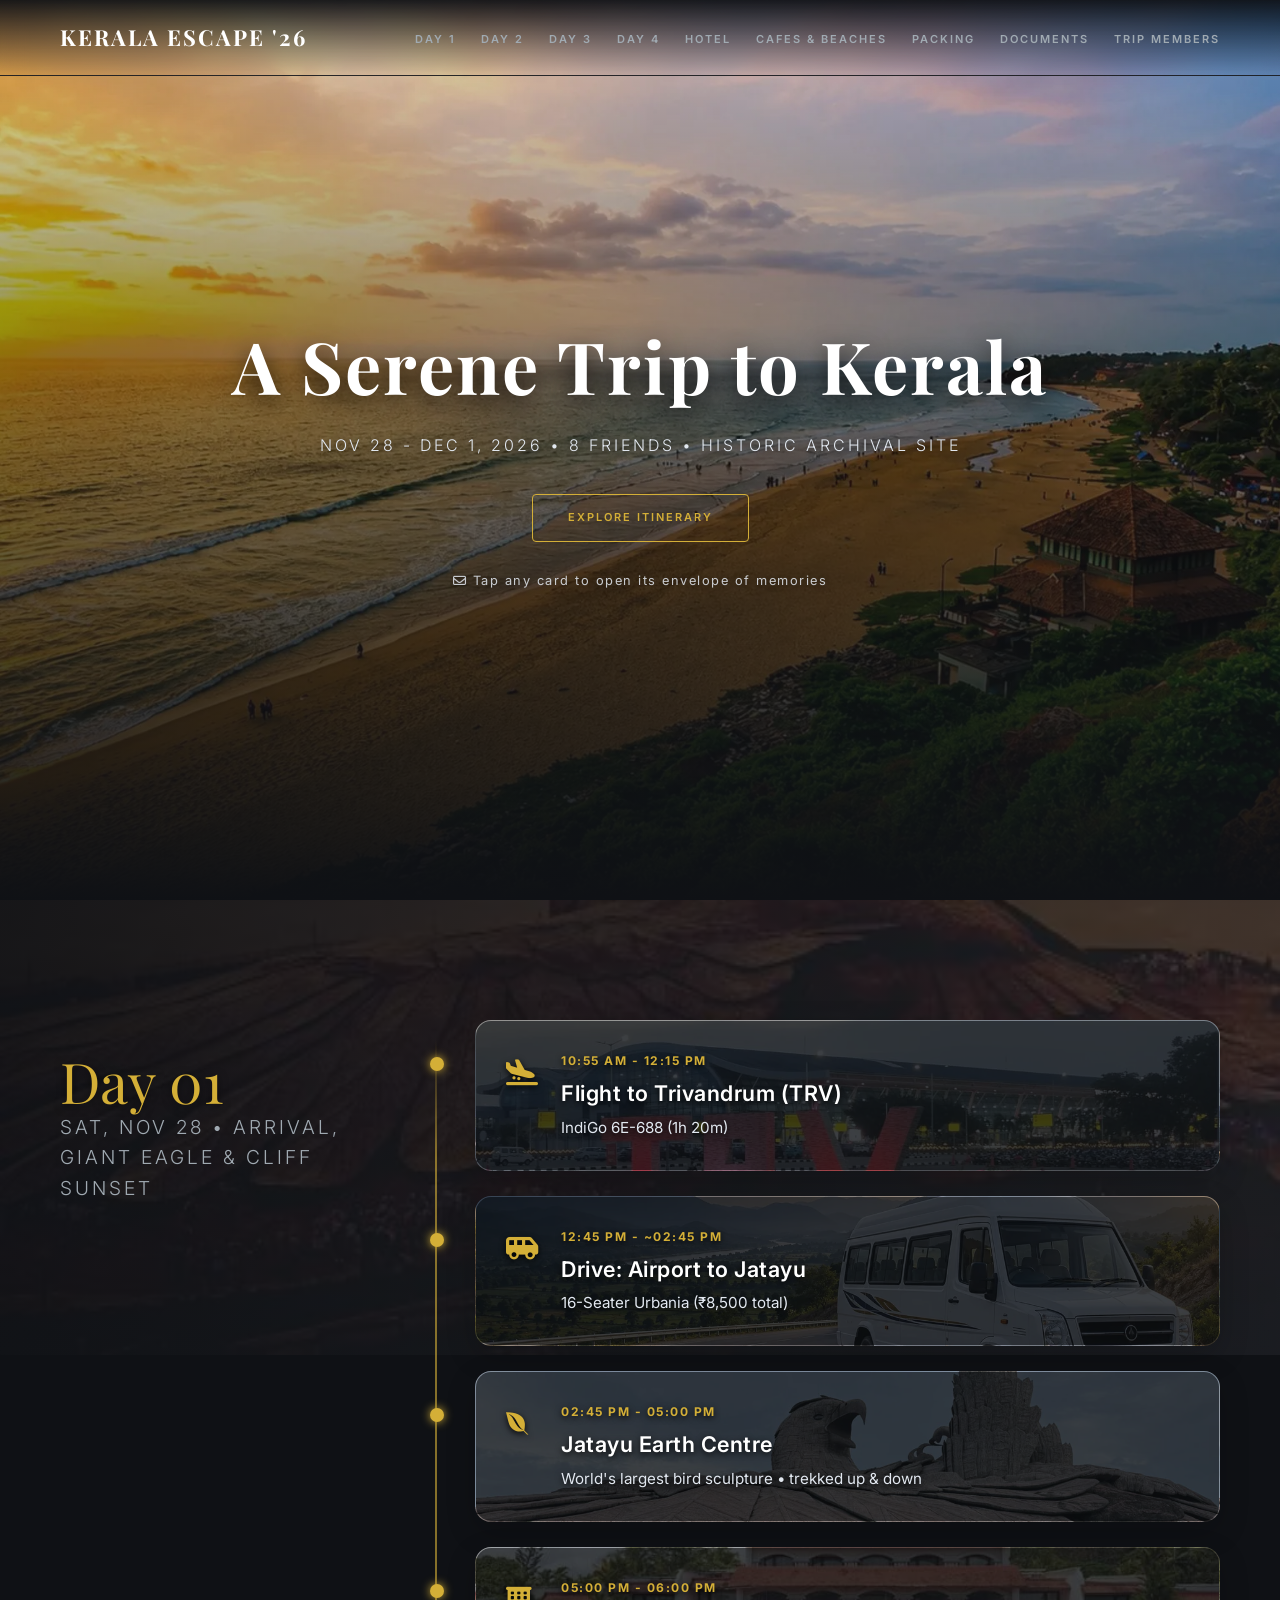
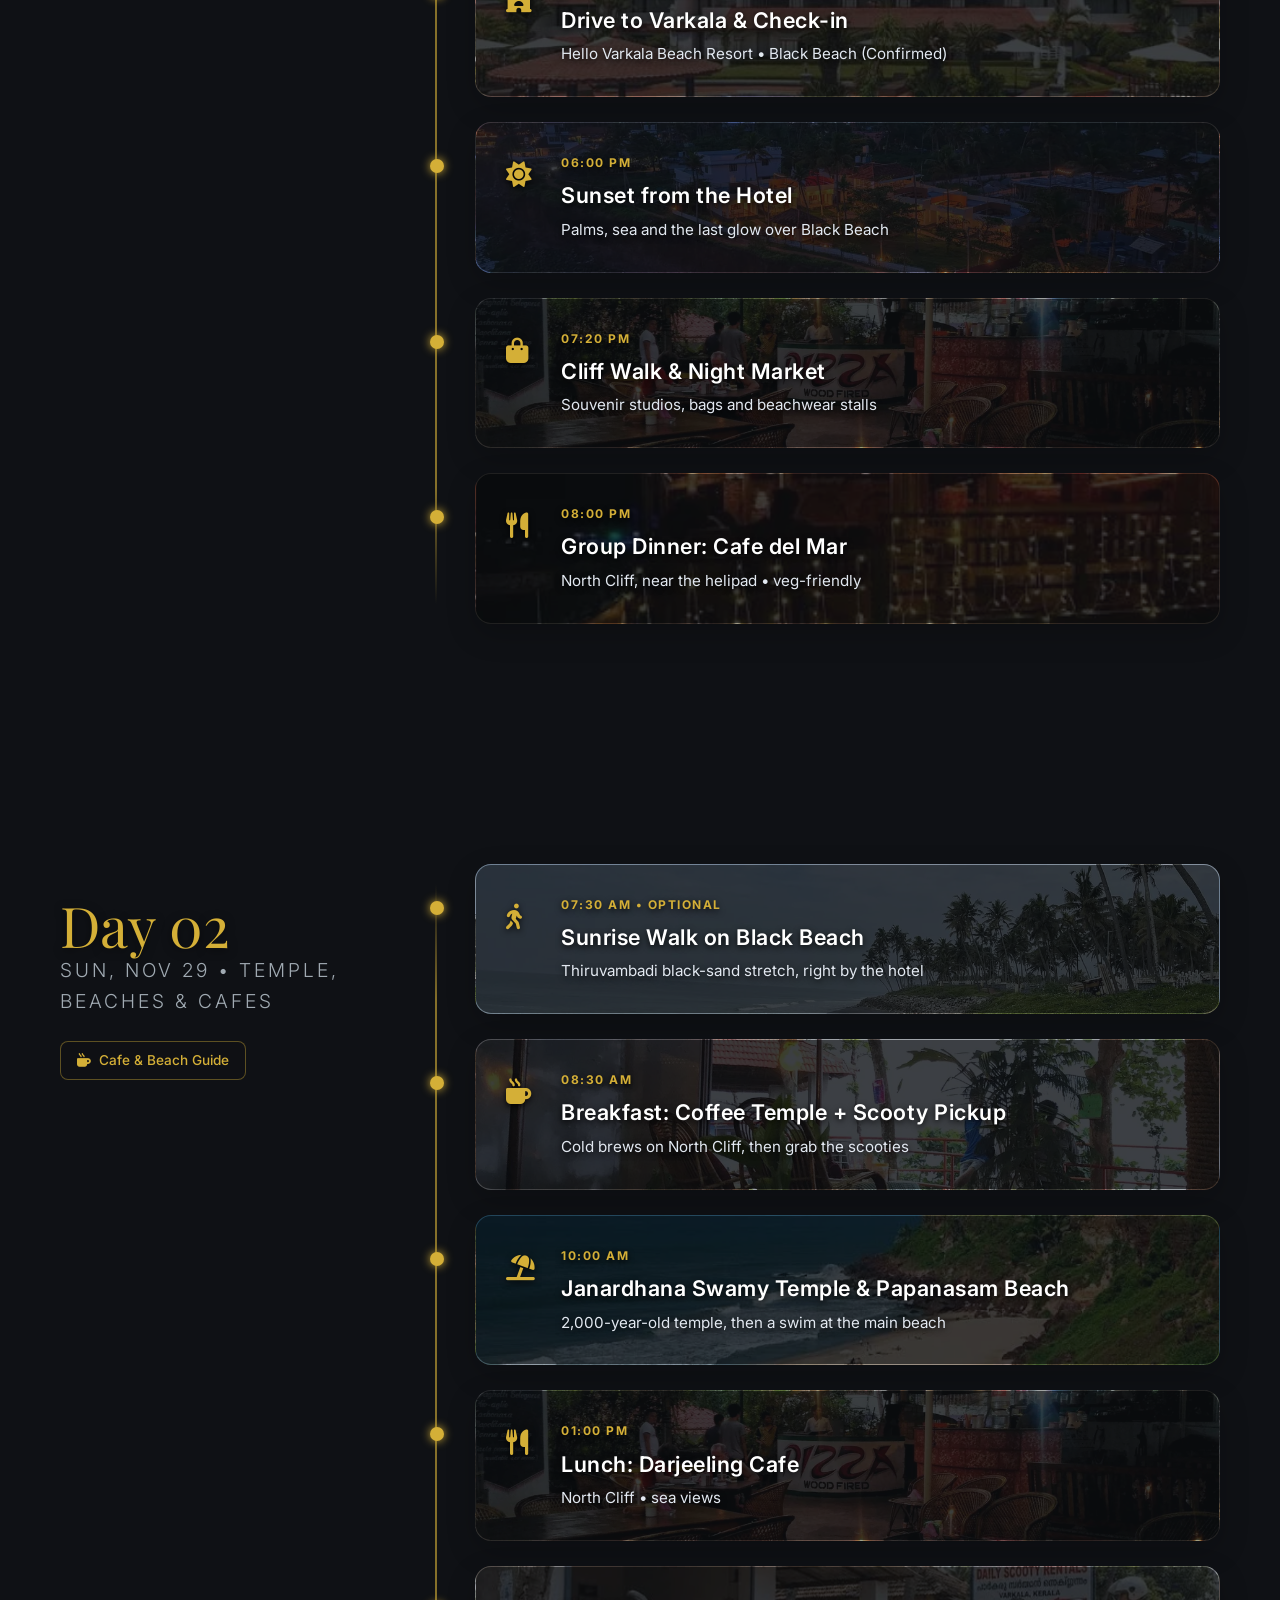
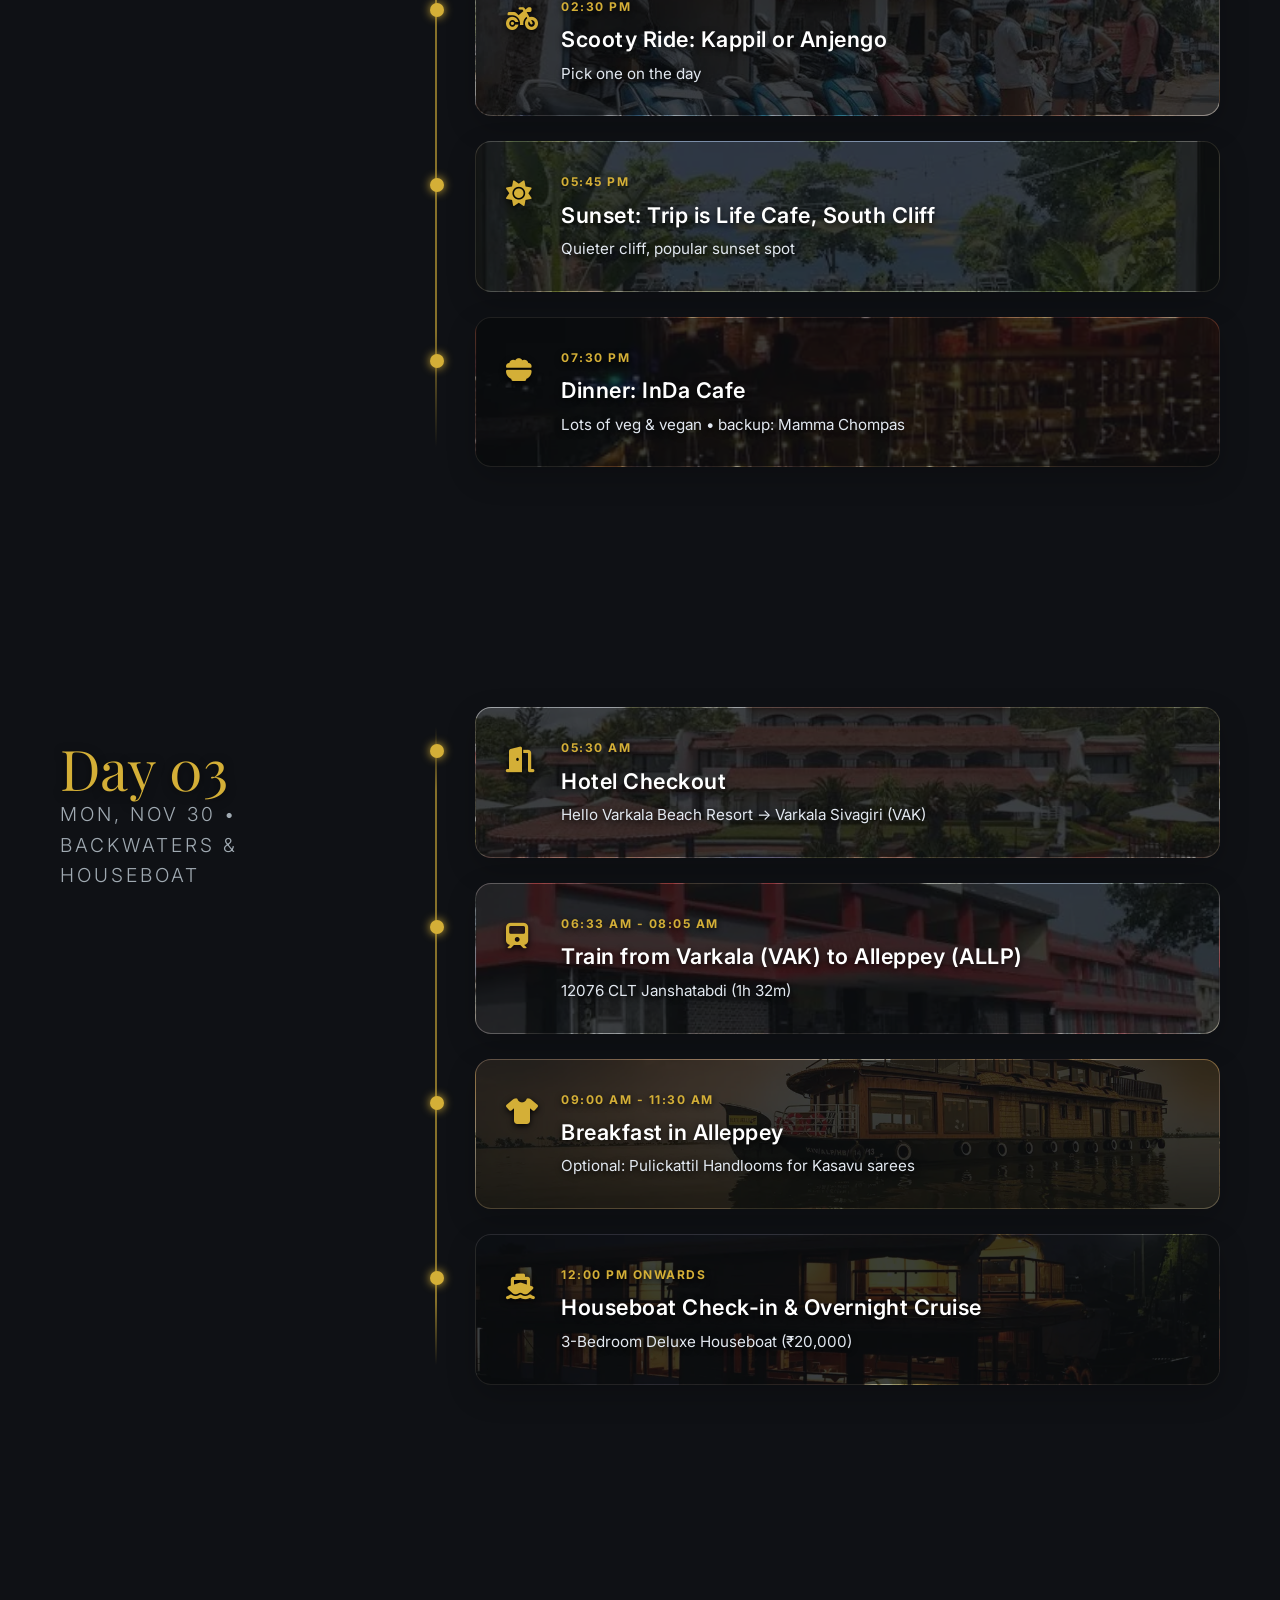
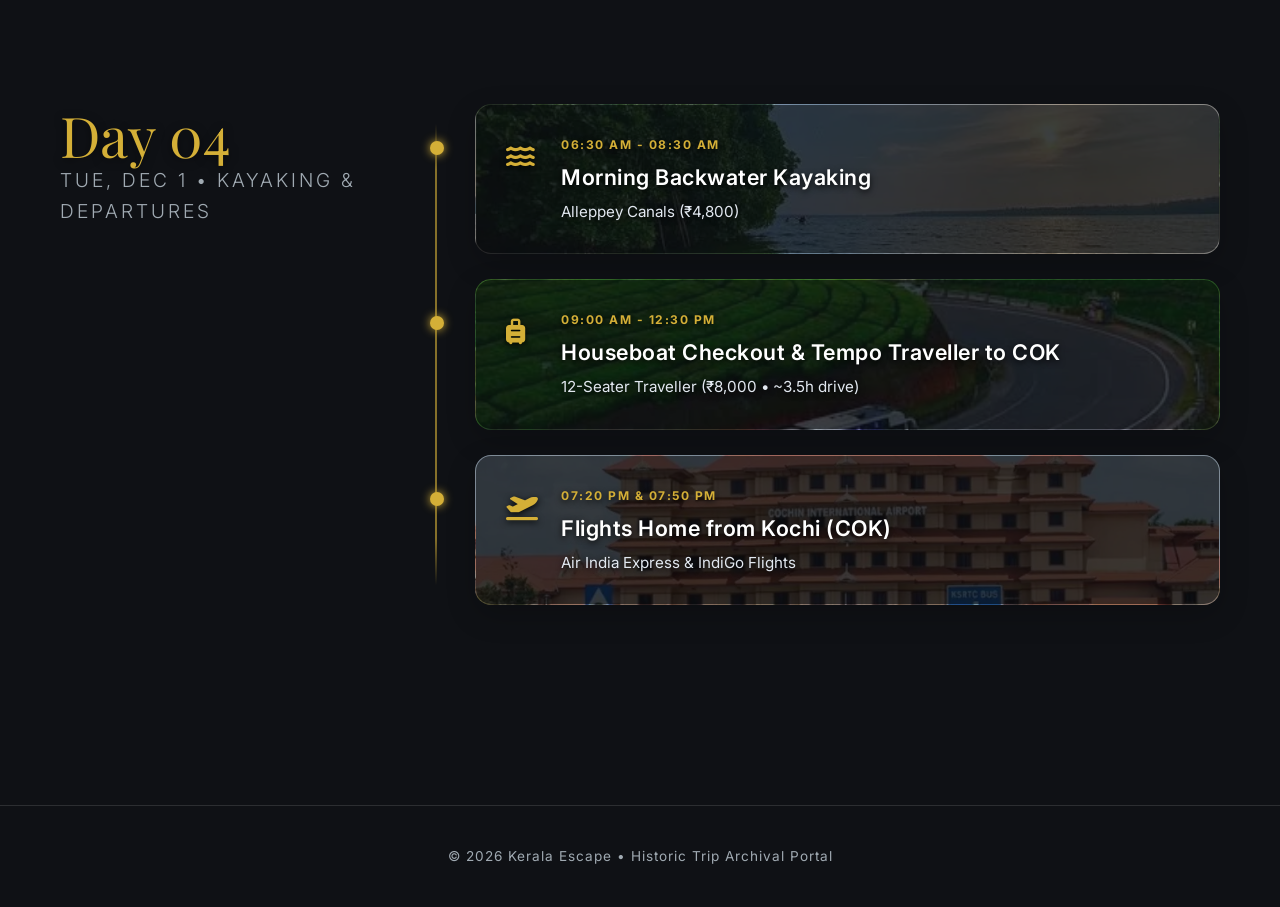
<file: index.html>
<!DOCTYPE html>
<html lang="en">
<head>
    <meta charset="UTF-8">
    <meta name="viewport" content="width=device-width, initial-scale=1.0">
    <link rel="icon" href="favicon.svg" type="image/svg+xml">
    <link rel="icon" href="favicon-32.png" type="image/png" sizes="32x32">
    <link rel="apple-touch-icon" href="apple-touch-icon.png">
    <meta name="theme-color" content="#0f1115">
    <title>A Serene Trip to Kerala | 2026</title>
    <link href="https://fonts.googleapis.com/css2?family=Playfair+Display:ital,wght@0,400;0,700;1,400&family=Inter:wght@300;400;500;600;700&family=Caveat:wght@500;700&display=swap" rel="stylesheet">
    <link rel="stylesheet" href="https://cdnjs.cloudflare.com/ajax/libs/font-awesome/6.4.0/css/all.min.css">
    <link rel="preload" as="image" href="assets/images/beach1-mobile.webp" media="(max-width: 768px)">
    <link rel="preload" as="image" href="assets/images/beach1.webp" media="(min-width: 769px)">
    <link rel="stylesheet" href="styles.css">
</head>
<body>
    <!-- Navbar -->
    <nav class="navbar">
        <div class="logo">Kerala Escape '26</div>
        <button class="nav-toggle" aria-label="Open menu" aria-expanded="false" aria-controls="nav-links"><span></span><span></span><span></span></button>
        <ul class="nav-links" id="nav-links">
            <li><a href="#day1">Day 1</a></li>
            <li><a href="#day2">Day 2</a></li>
            <li><a href="#day3">Day 3</a></li>
            <li><a href="#day4">Day 4</a></li>
            <li><a href="varkala-stays.html">Hotel</a></li>
            <li><a href="varkala-cafes.html">Cafes &amp; Beaches</a></li>
            <li><a href="packing.html">Packing</a></li>
            <li><a href="documents.html">Documents</a></li>
            <li><a href="members.html">Trip Members</a></li>
        </ul>
    </nav>

    <!-- Hero Section -->
    <section class="hero-section parallax hero-bg">
        <div class="overlay gradient-overlay"></div>
        <div class="hero-content">
            <h1 class="elegant-title">A Serene Trip to Kerala</h1>
            <p class="subtitle">Nov 28 - Dec 1, 2026 &bull; 8 Friends &bull; Historic Archival Site</p>
            <a href="#day1" class="explore-btn">Explore Itinerary</a>
            <p class="hero-hint"><i class="fa-regular fa-envelope"></i> Tap any card to open its envelope of memories</p>
        </div>
    </section>

    <div class="master-timeline-wrapper">
        <!-- ===================== Day 1 ===================== -->
        <section id="day1" class="day-section parallax" style="background-image: url('assets/images/jatayu1.webp');">
            <div class="overlay"></div>
            <div class="content-wrapper">
                <div class="day-header">
                    <h2>Day 01</h2>
                    <h3>Sat, Nov 28 &bull; Arrival, Giant Eagle &amp; Cliff Sunset</h3>
                </div>
                <div class="itinerary-grid">

                    <div class="info-card expandable" data-memory="d1-flight" style="background-image: url('assets/images/trv_airport.webp');" onclick="toggleCard(this)">
                        <div class="timeline-dot-indicator"></div>
                        <div class="card-icon"><i class="fa-solid fa-plane-arrival"></i></div>
                        <div class="card-summary">
                            <span class="time">10:55 AM - 12:15 PM</span>
                            <h4>Flight to Trivandrum (TRV)</h4>
                            <p>IndiGo 6E-688 (1h 20m)</p>
                        </div>
                        <div class="card-details">
                            <div class="detail-row"><strong>Details:</strong> Group flight from BLR, Terminal 1. Boarding 10:10 AM, Zone 2; gate closes 25 min before departure. Hasnain connecting from Pune.</div>
                            <div class="detail-row ticket-links">
                                <a href="assets/tickets/ayush_blr_trv.pdf" class="ticket-btn" target="_blank"><i class="fa-solid fa-file-pdf"></i> Ayush Ticket (PNR IC8QQW)</a>
                                <a href="assets/tickets/group_blr_trv.pdf" class="ticket-btn" target="_blank"><i class="fa-solid fa-file-pdf"></i> Group Ticket (PNR R6BC9L)</a>
                                <a href="assets/tickets/boarding_passes_blr_trv.pdf" class="ticket-btn" target="_blank"><i class="fa-solid fa-qrcode"></i> Boarding Passes (Seats 25A&ndash;F)</a>
                            </div>
                        </div>
                    </div>

                    <div class="info-card expandable" data-memory="d1-drive" style="background-image: url('assets/images/road_journey_placeholder.webp');" onclick="toggleCard(this)">
                        <div class="timeline-dot-indicator"></div>
                        <div class="card-icon"><i class="fa-solid fa-van-shuttle"></i></div>
                        <div class="card-summary">
                            <span class="time">12:45 PM - ~02:45 PM</span>
                            <h4>Drive: Airport to Jatayu</h4>
                            <p>16-Seater Urbania (&#8377;8,500 total)</p>
                        </div>
                        <div class="card-details">
                            <div class="detail-row"><strong>Route:</strong> TRV Domestic Airport to Jatayu Earth Centre, Chadayamangalam (~52 km). Left the airport at 12:45 PM sharp.</div>
                        </div>
                    </div>

                    <div class="info-card expandable" data-memory="d1-jatayu" style="background-image: url('assets/images/jatayu2.webp');" onclick="toggleCard(this)">
                        <div class="timeline-dot-indicator"></div>
                        <div class="card-icon"><i class="fa-brands fa-envira"></i></div>
                        <div class="card-summary">
                            <span class="time">02:45 PM - 05:00 PM</span>
                            <h4>Jatayu Earth Centre</h4>
                            <p>World's largest bird sculpture &bull; trekked up &amp; down</p>
                        </div>
                        <div class="card-details">
                            <div class="trek-stats">
                                <div class="trek-leg">
                                    <div class="trek-title"><i class="fa-solid fa-person-hiking"></i> Uphill Climb <span>2:47 PM</span></div>
                                    <div class="trek-grid">
                                        <div><b>1.15 km</b><small>Distance</small></div>
                                        <div><b>+112 m</b><small>Elevation</small></div>
                                        <div><b>20:45</b><small>Moving time</small></div>
                                    </div>
                                </div>
                                <div class="trek-leg">
                                    <div class="trek-title"><i class="fa-solid fa-person-walking-arrow-right"></i> Downhill Trek <span>4:35 PM</span></div>
                                    <div class="trek-grid">
                                        <div><b>1.18 km</b><small>Distance</small></div>
                                        <div><b>3.3 km/h</b><small>Avg speed</small></div>
                                        <div><b>21:35</b><small>Moving time</small></div>
                                    </div>
                                </div>
                                <div class="trek-source"><i class="fa-brands fa-strava"></i> Recorded on Strava by Abhinav with Omkar, via the trekking path beside the ropeway</div>
                            </div>
                            <div class="detail-row">Left Jatayu around 5:00 PM.</div>
                        </div>
                    </div>

                    <div class="info-card expandable" data-memory="d1-checkin" style="background-image: url('assets/images/varkala_hotel_placeholder.webp');" onclick="toggleCard(this)">
                        <div class="timeline-dot-indicator"></div>
                        <div class="card-icon"><i class="fa-solid fa-hotel"></i></div>
                        <div class="card-summary">
                            <span class="time">05:00 PM - 06:00 PM</span>
                            <h4>Drive to Varkala &amp; Check-in</h4>
                            <p>Hello Varkala Beach Resort &bull; Black Beach (Confirmed)</p>
                        </div>
                        <div class="card-details">
                            <div class="detail-row"><strong>Stay:</strong> Hello Varkala Beach Resort, Black Beach, Varkala, Kerala 695141. 3 rooms, Sat Nov 28 &ndash; Mon Nov 30.</div>
                            <div class="detail-row"><strong>Checkout:</strong> Monday, Nov 30 at 5:30 AM for the 6:33 AM train from Varkala Sivagiri (VAK).</div>
                            <div class="detail-row ticket-links">
                                <a href="https://maps.app.goo.gl/pweppPYLYYF9hwog7" target="_blank" class="external-link-btn"><i class="fa-solid fa-location-dot"></i> Open in Google Maps</a>
                                <a href="varkala-stays.html" class="external-link-btn"><i class="fa-solid fa-hotel"></i> Hotel Page</a>
                            </div>
                        </div>
                    </div>

                    <div class="info-card expandable" data-memory="d1-sunset" style="background-image: url('assets/images/beach2.webp');" onclick="toggleCard(this)">
                        <div class="timeline-dot-indicator"></div>
                        <div class="card-icon"><i class="fa-solid fa-sun"></i></div>
                        <div class="card-summary">
                            <span class="time">06:00 PM</span>
                            <h4>Sunset from the Hotel</h4>
                            <p>Palms, sea and the last glow over Black Beach</p>
                        </div>
                        <div class="card-details">
                            <div class="detail-row">Reached the hotel right at sunset, so we caught it from Hello Varkala instead of Bindu's Cafe on the cliff.</div>
                        </div>
                    </div>

                    <div class="info-card expandable" data-memory="d1-night-market" style="background-image: url('assets/images/cafe2.webp');" onclick="toggleCard(this)">
                        <div class="timeline-dot-indicator"></div>
                        <div class="card-icon"><i class="fa-solid fa-bag-shopping"></i></div>
                        <div class="card-summary">
                            <span class="time">07:20 PM</span>
                            <h4>Cliff Walk &amp; Night Market</h4>
                            <p>Souvenir studios, bags and beachwear stalls</p>
                        </div>
                        <div class="card-details">
                            <div class="detail-row">Left the hotel at 7:20 PM and walked the lit-up North Cliff path, past Darjeeling Cafe, straight to dinner.</div>
                        </div>
                    </div>

                    <div class="info-card expandable" data-memory="d1-dinner" style="background-image: url('assets/images/cafe3.webp');" onclick="toggleCard(this)">
                        <div class="timeline-dot-indicator"></div>
                        <div class="card-icon"><i class="fa-solid fa-utensils"></i></div>
                        <div class="card-summary">
                            <span class="time">08:00 PM</span>
                            <h4>Group Dinner: Cafe del Mar</h4>
                            <p>North Cliff, near the helipad &bull; veg-friendly</p>
                        </div>
                        <div class="card-details">
                            <div class="detail-row">Veg picks: curry with parotta, veg biryani, Alfredo pasta, mocktails and lassis. Day 2 starts at 8:30 AM.</div>
                        </div>
                    </div>
                </div>
            </div>
        </section>

        <!-- ===================== Day 2 ===================== -->
        <section id="day2" class="day-section parallax" style="background-image: url('assets/images/beach2.webp');">
            <div class="overlay"></div>
            <div class="content-wrapper">
                <div class="day-header">
                    <h2>Day 02</h2>
                    <h3>Sun, Nov 29 &bull; Temple, Beaches &amp; Cafes</h3>
                    <a href="varkala-cafes.html" class="external-link-btn day-header-link"><i class="fa-solid fa-mug-hot"></i> Cafe &amp; Beach Guide</a>
                </div>
                <div class="itinerary-grid">

                    <div class="info-card expandable" data-memory="d2-sunrise" style="background-image: url('assets/images/black-sand-beach.webp');" onclick="toggleCard(this)">
                        <div class="timeline-dot-indicator"></div>
                        <div class="card-icon"><i class="fa-solid fa-person-walking"></i></div>
                        <div class="card-summary">
                            <span class="time">07:30 AM &bull; Optional</span>
                            <h4>Sunrise Walk on Black Beach</h4>
                            <p>Thiruvambadi black-sand stretch, right by the hotel</p>
                        </div>
                        <div class="card-details">
                            <div class="detail-row">Quiet before the crowds. Back by 8:15 for breakfast.</div>
                        </div>
                    </div>

                    <div class="info-card expandable" data-memory="d2-breakfast" style="background-image: url('assets/images/coffee_temple_placeholder.webp');" onclick="toggleCard(this)">
                        <div class="timeline-dot-indicator"></div>
                        <div class="card-icon"><i class="fa-solid fa-mug-hot"></i></div>
                        <div class="card-summary">
                            <span class="time">08:30 AM</span>
                            <h4>Breakfast: Coffee Temple + Scooty Pickup</h4>
                            <p>Cold brews on North Cliff, then grab the scooties</p>
                        </div>
                        <div class="card-details">
                            <div class="detail-row"><strong>Scooties:</strong> ~&#8377;400&ndash;800/day. Bring licence, ID and deposit; use authorised shops only.</div>
                            <div class="detail-row">Scooties can't go on the cliff walkway, so park at the designated spots.</div>
                        </div>
                    </div>

                    <div class="info-card expandable" data-memory="d2-temple-beach" style="background-image: url('assets/images/beach3.webp');" onclick="toggleCard(this)">
                        <div class="timeline-dot-indicator"></div>
                        <div class="card-icon"><i class="fa-solid fa-umbrella-beach"></i></div>
                        <div class="card-summary">
                            <span class="time">10:00 AM</span>
                            <h4>Janardhana Swamy Temple &amp; Papanasam Beach</h4>
                            <p>2,000-year-old temple, then a swim at the main beach</p>
                        </div>
                        <div class="card-details">
                            <div class="detail-row">Swim near the lifeguards. The beach is crowded in the morning during temple rituals.</div>
                        </div>
                    </div>

                    <div class="info-card expandable" data-memory="d2-lunch" style="background-image: url('assets/images/cafe2.webp');" onclick="toggleCard(this)">
                        <div class="timeline-dot-indicator"></div>
                        <div class="card-icon"><i class="fa-solid fa-utensils"></i></div>
                        <div class="card-summary">
                            <span class="time">01:00 PM</span>
                            <h4>Lunch: Darjeeling Cafe</h4>
                            <p>North Cliff &bull; sea views</p>
                        </div>
                        <div class="card-details">
                            <div class="detail-row">Long lazy lunch out of the midday sun.</div>
                        </div>
                    </div>

                    <div class="info-card expandable" data-memory="d2-ride" style="background-image: url('assets/images/scooty_placeholder.webp');" onclick="toggleCard(this)">
                        <div class="timeline-dot-indicator"></div>
                        <div class="card-icon"><i class="fa-solid fa-motorcycle"></i></div>
                        <div class="card-summary">
                            <span class="time">02:30 PM</span>
                            <h4>Scooty Ride: Kappil or Anjengo</h4>
                            <p>Pick one on the day</p>
                        </div>
                        <div class="card-details">
                            <ul class="pros-cons">
                                <li><i class="fa-solid fa-water text-success"></i> <span><strong>Kappil Beach &amp; Lake (~7 km):</strong> beach and backwater in one spot, quiet and golden.</span></li>
                                <li><i class="fa-solid fa-chess-rook text-success"></i> <span><strong>Anjengo Fort (~12 km):</strong> 17th-century British fort and fishing village.</span></li>
                                <li><i class="fa-solid fa-bag-shopping text-success"></i> <span><strong>Optional ~4:45 PM:</strong> Swayamvara Silks, Maithanam, for Kerala Kasavu sarees (check closing time).</span></li>
                            </ul>
                        </div>
                    </div>

                    <div class="info-card expandable" data-memory="d2-sunset" style="background-image: url('assets/images/trip_is_life.webp');" onclick="toggleCard(this)">
                        <div class="timeline-dot-indicator"></div>
                        <div class="card-icon"><i class="fa-solid fa-sun"></i></div>
                        <div class="card-summary">
                            <span class="time">05:45 PM</span>
                            <h4>Sunset: Trip is Life Cafe, South Cliff</h4>
                            <p>Quieter cliff, popular sunset spot</p>
                        </div>
                        <div class="card-details">
                            <div class="detail-row">Sunset round two, from the other side of the cliff.</div>
                        </div>
                    </div>

                    <div class="info-card expandable" data-memory="d2-dinner" style="background-image: url('assets/images/cafe3.webp');" onclick="toggleCard(this)">
                        <div class="timeline-dot-indicator"></div>
                        <div class="card-icon"><i class="fa-solid fa-bowl-food"></i></div>
                        <div class="card-summary">
                            <span class="time">07:30 PM</span>
                            <h4>Dinner: InDa Cafe</h4>
                            <p>Lots of veg &amp; vegan &bull; backup: Mamma Chompas</p>
                        </div>
                        <div class="card-details">
                            <div class="detail-row"><strong>Pack tonight.</strong> Checkout is 5:30 AM Monday.</div>
                        </div>
                    </div>
                </div>
            </div>
        </section>

        <!-- ===================== Day 3 ===================== -->
        <section id="day3" class="day-section parallax" style="background-image: url('assets/images/boat1.webp');">
            <div class="overlay"></div>
            <div class="content-wrapper">
                <div class="day-header">
                    <h2>Day 03</h2>
                    <h3>Mon, Nov 30 &bull; Backwaters &amp; Houseboat</h3>
                </div>
                <div class="itinerary-grid">

                    <div class="info-card expandable" data-memory="d3-checkout" style="background-image: url('assets/images/varkala_hotel_placeholder.webp');" onclick="toggleCard(this)">
                        <div class="timeline-dot-indicator"></div>
                        <div class="card-icon"><i class="fa-solid fa-door-open"></i></div>
                        <div class="card-summary">
                            <span class="time">05:30 AM</span>
                            <h4>Hotel Checkout</h4>
                            <p>Hello Varkala Beach Resort &rarr; Varkala Sivagiri (VAK)</p>
                        </div>
                        <div class="card-details">
                            <div class="detail-row">Return scooties the night before. Autos to the station.</div>
                        </div>
                    </div>

                    <div class="info-card expandable" data-memory="d3-train" style="background-image: url('assets/images/allapuzha_railway.webp');" onclick="toggleCard(this)">
                        <div class="timeline-dot-indicator"></div>
                        <div class="card-icon"><i class="fa-solid fa-train"></i></div>
                        <div class="card-summary">
                            <span class="time">06:33 AM - 08:05 AM</span>
                            <h4>Train from Varkala (VAK) to Alleppey (ALLP)</h4>
                            <p>12076 CLT Janshatabdi (1h 32m)</p>
                        </div>
                        <div class="card-details">
                            <div class="detail-row"><strong>Status:</strong> Confirmed 2S Class Seats.</div>
                            <div class="detail-row ticket-links">
                                <a href="assets/tickets/train1_vak_allp.pdf" class="ticket-btn" target="_blank"><i class="fa-solid fa-file-pdf"></i> PNR 4800997055 Ticket (PDF)</a>
                                <a href="assets/tickets/train2_vak_allp.pdf" class="ticket-btn" target="_blank"><i class="fa-solid fa-file-pdf"></i> PNR 4347177002 Ticket (PDF)</a>
                            </div>
                        </div>
                    </div>

                    <div class="info-card expandable" data-memory="d3-alleppey" style="background-image: url('assets/images/boat2.webp');" onclick="toggleCard(this)">
                        <div class="timeline-dot-indicator"></div>
                        <div class="card-icon"><i class="fa-solid fa-shirt"></i></div>
                        <div class="card-summary">
                            <span class="time">09:00 AM - 11:30 AM</span>
                            <h4>Breakfast in Alleppey</h4>
                            <p>Optional: Pulickattil Handlooms for Kasavu sarees</p>
                        </div>
                        <div class="card-details">
                            <div class="detail-row">Near Finishing Point boat jetty. Be at the houseboat before 12:00.</div>
                        </div>
                    </div>

                    <div class="info-card expandable" data-memory="d3-houseboat" style="background-image: url('assets/images/boathouse2.webp');" onclick="toggleCard(this)">
                        <div class="timeline-dot-indicator"></div>
                        <div class="card-icon"><i class="fa-solid fa-ship"></i></div>
                        <div class="card-summary">
                            <span class="time">12:00 PM Onwards</span>
                            <h4>Houseboat Check-in &amp; Overnight Cruise</h4>
                            <p>3-Bedroom Deluxe Houseboat (&#8377;20,000)</p>
                        </div>
                        <div class="card-details">
                            <div class="detail-row">Strict government backwater timing. Enjoy freshly prepared meals, scenic canals, and overnight docking.</div>
                            <div class="detail-row">
                                <a href="https://www.bookyourhouseboat.com/houseboat/byh0164?id=kUaCJcf07nqQ01DT95oh&amp;itinerary=4kWt479114ZBFLHBnTT7&amp;menu=p4oKsolOKmvQqdy7Q062&amp;guests=8&amp;bedrooms=3&amp;extraBeds=0&amp;cruiseType=Day+%26+Night&amp;category=Deluxe&amp;price=21000&amp;agent=917907589772" target="_blank" class="external-link-btn"><i class="fa-solid fa-link"></i> View Booking Details</a>
                            </div>
                        </div>
                    </div>
                </div>
            </div>
        </section>

        <!-- ===================== Day 4 ===================== -->
        <section id="day4" class="day-section parallax" style="background-image: url('assets/images/kayaking2.webp');">
            <div class="overlay"></div>
            <div class="content-wrapper">
                <div class="day-header">
                    <h2>Day 04</h2>
                    <h3>Tue, Dec 1 &bull; Kayaking &amp; Departures</h3>
                </div>
                <div class="itinerary-grid">

                    <div class="info-card expandable" data-memory="d4-kayak" style="background-image: url('assets/images/kayaking1.webp');" onclick="toggleCard(this)">
                        <div class="timeline-dot-indicator"></div>
                        <div class="card-icon"><i class="fa-solid fa-water"></i></div>
                        <div class="card-summary">
                            <span class="time">06:30 AM - 08:30 AM</span>
                            <h4>Morning Backwater Kayaking</h4>
                            <p>Alleppey Canals (&#8377;4,800)</p>
                        </div>
                        <div class="card-details">
                            <div class="detail-row">Peaceful dawn paddle through narrow rustic canals before breakfast.</div>
                        </div>
                    </div>

                    <div class="info-card expandable" data-memory="d4-transfer" style="background-image: url('assets/images/road_trip2.webp');" onclick="toggleCard(this)">
                        <div class="timeline-dot-indicator"></div>
                        <div class="card-icon"><i class="fa-solid fa-suitcase-rolling"></i></div>
                        <div class="card-summary">
                            <span class="time">09:00 AM - 12:30 PM</span>
                            <h4>Houseboat Checkout &amp; Tempo Traveller to COK</h4>
                            <p>12-Seater Traveller (&#8377;8,000 &bull; ~3.5h drive)</p>
                        </div>
                        <div class="card-details">
                            <div class="detail-row">Scenic drive from Alleppey to Cochin International Airport (COK).</div>
                        </div>
                    </div>

                    <div class="info-card expandable" data-memory="d4-flights" style="background-image: url('assets/images/kochi_airport.webp');" onclick="toggleCard(this)">
                        <div class="timeline-dot-indicator"></div>
                        <div class="card-icon"><i class="fa-solid fa-plane-departure"></i></div>
                        <div class="card-summary">
                            <span class="time">07:20 PM &amp; 07:50 PM</span>
                            <h4>Flights Home from Kochi (COK)</h4>
                            <p>Air India Express &amp; IndiGo Flights</p>
                        </div>
                        <div class="card-details">
                            <div class="detail-row"><strong>Group Flight (07:20 PM):</strong> Air India Express IX-2115 to BLR (PNR T753PM)</div>
                            <div class="detail-row"><strong>Hasnain Flight (07:50 PM):</strong> IndiGo 6E-6782 to PNQ via HYD (PNR YD13KJ)</div>
                            <div class="detail-row ticket-links">
                                <a href="assets/tickets/group_cok_blr.pdf" class="ticket-btn" target="_blank"><i class="fa-solid fa-file-pdf"></i> Group Return Ticket (PDF)</a>
                                <a href="assets/tickets/hasnain_cok_pnq.pdf" class="ticket-btn" target="_blank"><i class="fa-solid fa-file-pdf"></i> Hasnain Return Ticket (PDF)</a>
                            </div>
                        </div>
                    </div>
                </div>
            </div>
        </section>
    </div>

    <!-- Polaroid lightbox -->
    <div class="lightbox" id="lightbox" onclick="closeLightbox()">
        <figure class="lightbox-polaroid">
            <img id="lightbox-img" alt="">
            <figcaption id="lightbox-cap"></figcaption>
        </figure>
    </div>

    <!-- Footer -->
    <footer class="footer">
        <p>&copy; 2026 Kerala Escape &bull; Historic Trip Archival Portal</p>
    </footer>
    <script src="script.js"></script>
    <script src="nav.js"></script>
</body>
</html>
</file>
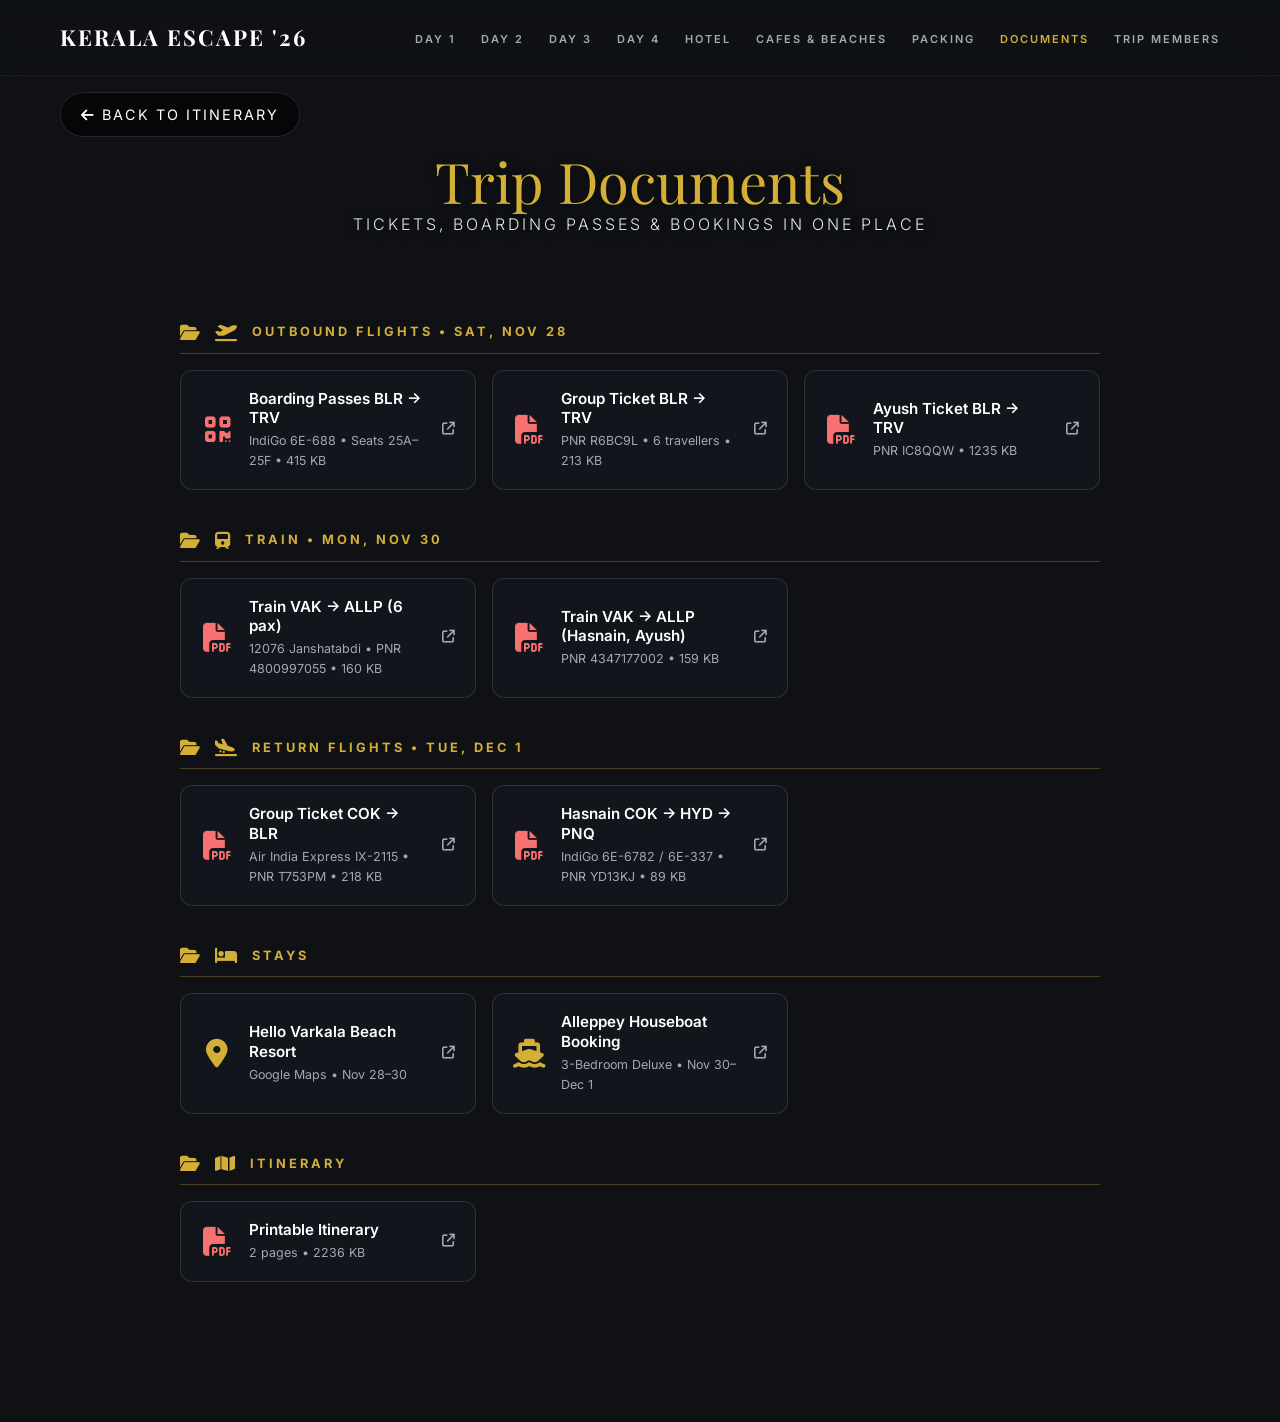
<file: documents.html>
<!DOCTYPE html>
<html lang="en">
<head>
    <meta charset="UTF-8">
    <meta name="viewport" content="width=device-width, initial-scale=1.0">
    <link rel="icon" href="favicon.svg" type="image/svg+xml">
    <link rel="icon" href="favicon-32.png" type="image/png" sizes="32x32">
    <link rel="apple-touch-icon" href="apple-touch-icon.png">
    <meta name="theme-color" content="#0f1115">
    <title>Trip Documents | Kerala Escape</title>
    <link href="https://fonts.googleapis.com/css2?family=Playfair+Display:ital,wght@0,400;0,700;1,400&family=Inter:wght@300;400;500;600;700&display=swap" rel="stylesheet">
    <link rel="stylesheet" href="https://cdnjs.cloudflare.com/ajax/libs/font-awesome/6.4.0/css/all.min.css">
    <link rel="stylesheet" href="styles.css">
</head>
<body>
    <nav class="navbar">
        <div class="logo">Kerala Escape '26</div>
        <button class="nav-toggle" aria-label="Open menu" aria-expanded="false" aria-controls="nav-links"><span></span><span></span><span></span></button>
        <ul class="nav-links" id="nav-links">
            <li><a href="index.html#day1">Day 1</a></li>
            <li><a href="index.html#day2">Day 2</a></li>
            <li><a href="index.html#day3">Day 3</a></li>
            <li><a href="index.html#day4">Day 4</a></li>
            <li><a href="varkala-stays.html">Hotel</a></li>
            <li><a href="varkala-cafes.html">Cafes & Beaches</a></li>
            <li><a href="packing.html">Packing</a></li>
            <li><a href="documents.html" style="color: var(--accent);">Documents</a></li>
            <li><a href="members.html">Trip Members</a></li>
        </ul>
    </nav>
    <a href="index.html" class="back-nav"><i class="fa-solid fa-arrow-left"></i> Back to Itinerary</a>

    <div class="subpage-header">
        <h2>Trip Documents</h2>
        <p class="subtitle">Tickets, boarding passes &amp; bookings in one place</p>
    </div>

    <div class="docs-wrap">
        <section class="docs-folder">
            <div class="docs-folder-title"><i class="fa-solid fa-folder-open"></i><i class="fa-solid fa-plane-departure"></i> Outbound Flights &bull; Sat, Nov 28</div>
            <div class="docs-grid">
                <a class="doc-tile" href="assets/tickets/boarding_passes_blr_trv.pdf" target="_blank">
                    <i class="fa-solid fa-qrcode doc-icon "></i>
                    <div><div class="doc-name">Boarding Passes BLR &rarr; TRV</div><div class="doc-meta">IndiGo 6E-688 &bull; Seats 25A&ndash;25F &bull; 415 KB</div></div>
                    <i class="fa-solid fa-arrow-up-right-from-square"></i>
                </a>
                <a class="doc-tile" href="assets/tickets/group_blr_trv.pdf" target="_blank">
                    <i class="fa-solid fa-file-pdf doc-icon "></i>
                    <div><div class="doc-name">Group Ticket BLR &rarr; TRV</div><div class="doc-meta">PNR R6BC9L &bull; 6 travellers &bull; 213 KB</div></div>
                    <i class="fa-solid fa-arrow-up-right-from-square"></i>
                </a>
                <a class="doc-tile" href="assets/tickets/ayush_blr_trv.pdf" target="_blank">
                    <i class="fa-solid fa-file-pdf doc-icon "></i>
                    <div><div class="doc-name">Ayush Ticket BLR &rarr; TRV</div><div class="doc-meta">PNR IC8QQW &bull; 1235 KB</div></div>
                    <i class="fa-solid fa-arrow-up-right-from-square"></i>
                </a>
            </div>
        </section>
        <section class="docs-folder">
            <div class="docs-folder-title"><i class="fa-solid fa-folder-open"></i><i class="fa-solid fa-train"></i> Train &bull; Mon, Nov 30</div>
            <div class="docs-grid">
                <a class="doc-tile" href="assets/tickets/train1_vak_allp.pdf" target="_blank">
                    <i class="fa-solid fa-file-pdf doc-icon "></i>
                    <div><div class="doc-name">Train VAK &rarr; ALLP (6 pax)</div><div class="doc-meta">12076 Janshatabdi &bull; PNR 4800997055 &bull; 160 KB</div></div>
                    <i class="fa-solid fa-arrow-up-right-from-square"></i>
                </a>
                <a class="doc-tile" href="assets/tickets/train2_vak_allp.pdf" target="_blank">
                    <i class="fa-solid fa-file-pdf doc-icon "></i>
                    <div><div class="doc-name">Train VAK &rarr; ALLP (Hasnain, Ayush)</div><div class="doc-meta">PNR 4347177002 &bull; 159 KB</div></div>
                    <i class="fa-solid fa-arrow-up-right-from-square"></i>
                </a>
            </div>
        </section>
        <section class="docs-folder">
            <div class="docs-folder-title"><i class="fa-solid fa-folder-open"></i><i class="fa-solid fa-plane-arrival"></i> Return Flights &bull; Tue, Dec 1</div>
            <div class="docs-grid">
                <a class="doc-tile" href="assets/tickets/group_cok_blr.pdf" target="_blank">
                    <i class="fa-solid fa-file-pdf doc-icon "></i>
                    <div><div class="doc-name">Group Ticket COK &rarr; BLR</div><div class="doc-meta">Air India Express IX-2115 &bull; PNR T753PM &bull; 218 KB</div></div>
                    <i class="fa-solid fa-arrow-up-right-from-square"></i>
                </a>
                <a class="doc-tile" href="assets/tickets/hasnain_cok_pnq.pdf" target="_blank">
                    <i class="fa-solid fa-file-pdf doc-icon "></i>
                    <div><div class="doc-name">Hasnain COK &rarr; HYD &rarr; PNQ</div><div class="doc-meta">IndiGo 6E-6782 / 6E-337 &bull; PNR YD13KJ &bull; 89 KB</div></div>
                    <i class="fa-solid fa-arrow-up-right-from-square"></i>
                </a>
            </div>
        </section>
        <section class="docs-folder">
            <div class="docs-folder-title"><i class="fa-solid fa-folder-open"></i><i class="fa-solid fa-bed"></i> Stays</div>
            <div class="docs-grid">
                <a class="doc-tile" href="https://maps.app.goo.gl/pweppPYLYYF9hwog7" target="_blank">
                    <i class="fa-solid fa-location-dot doc-icon link"></i>
                    <div><div class="doc-name">Hello Varkala Beach Resort</div><div class="doc-meta">Google Maps &bull; Nov 28&ndash;30</div></div>
                    <i class="fa-solid fa-arrow-up-right-from-square"></i>
                </a>
                <a class="doc-tile" href="https://www.bookyourhouseboat.com/houseboat/byh0164?id=kUaCJcf07nqQ01DT95oh&amp;itinerary=4kWt479114ZBFLHBnTT7&amp;menu=p4oKsolOKmvQqdy7Q062&amp;guests=8&amp;bedrooms=3&amp;extraBeds=0&amp;cruiseType=Day+%26+Night&amp;category=Deluxe&amp;price=21000&amp;agent=917907589772" target="_blank">
                    <i class="fa-solid fa-ship doc-icon link"></i>
                    <div><div class="doc-name">Alleppey Houseboat Booking</div><div class="doc-meta">3-Bedroom Deluxe &bull; Nov 30&ndash;Dec 1</div></div>
                    <i class="fa-solid fa-arrow-up-right-from-square"></i>
                </a>
            </div>
        </section>
        <section class="docs-folder">
            <div class="docs-folder-title"><i class="fa-solid fa-folder-open"></i><i class="fa-solid fa-map"></i> Itinerary</div>
            <div class="docs-grid">
                <a class="doc-tile" href="assets/docs/kerala_itinerary.pdf" target="_blank">
                    <i class="fa-solid fa-file-pdf doc-icon "></i>
                    <div><div class="doc-name">Printable Itinerary</div><div class="doc-meta">2 pages &bull; 2236 KB</div></div>
                    <i class="fa-solid fa-arrow-up-right-from-square"></i>
                </a>
            </div>
        </section>
    </div>
    <script src="nav.js"></script>
</body>
</html>
</file>
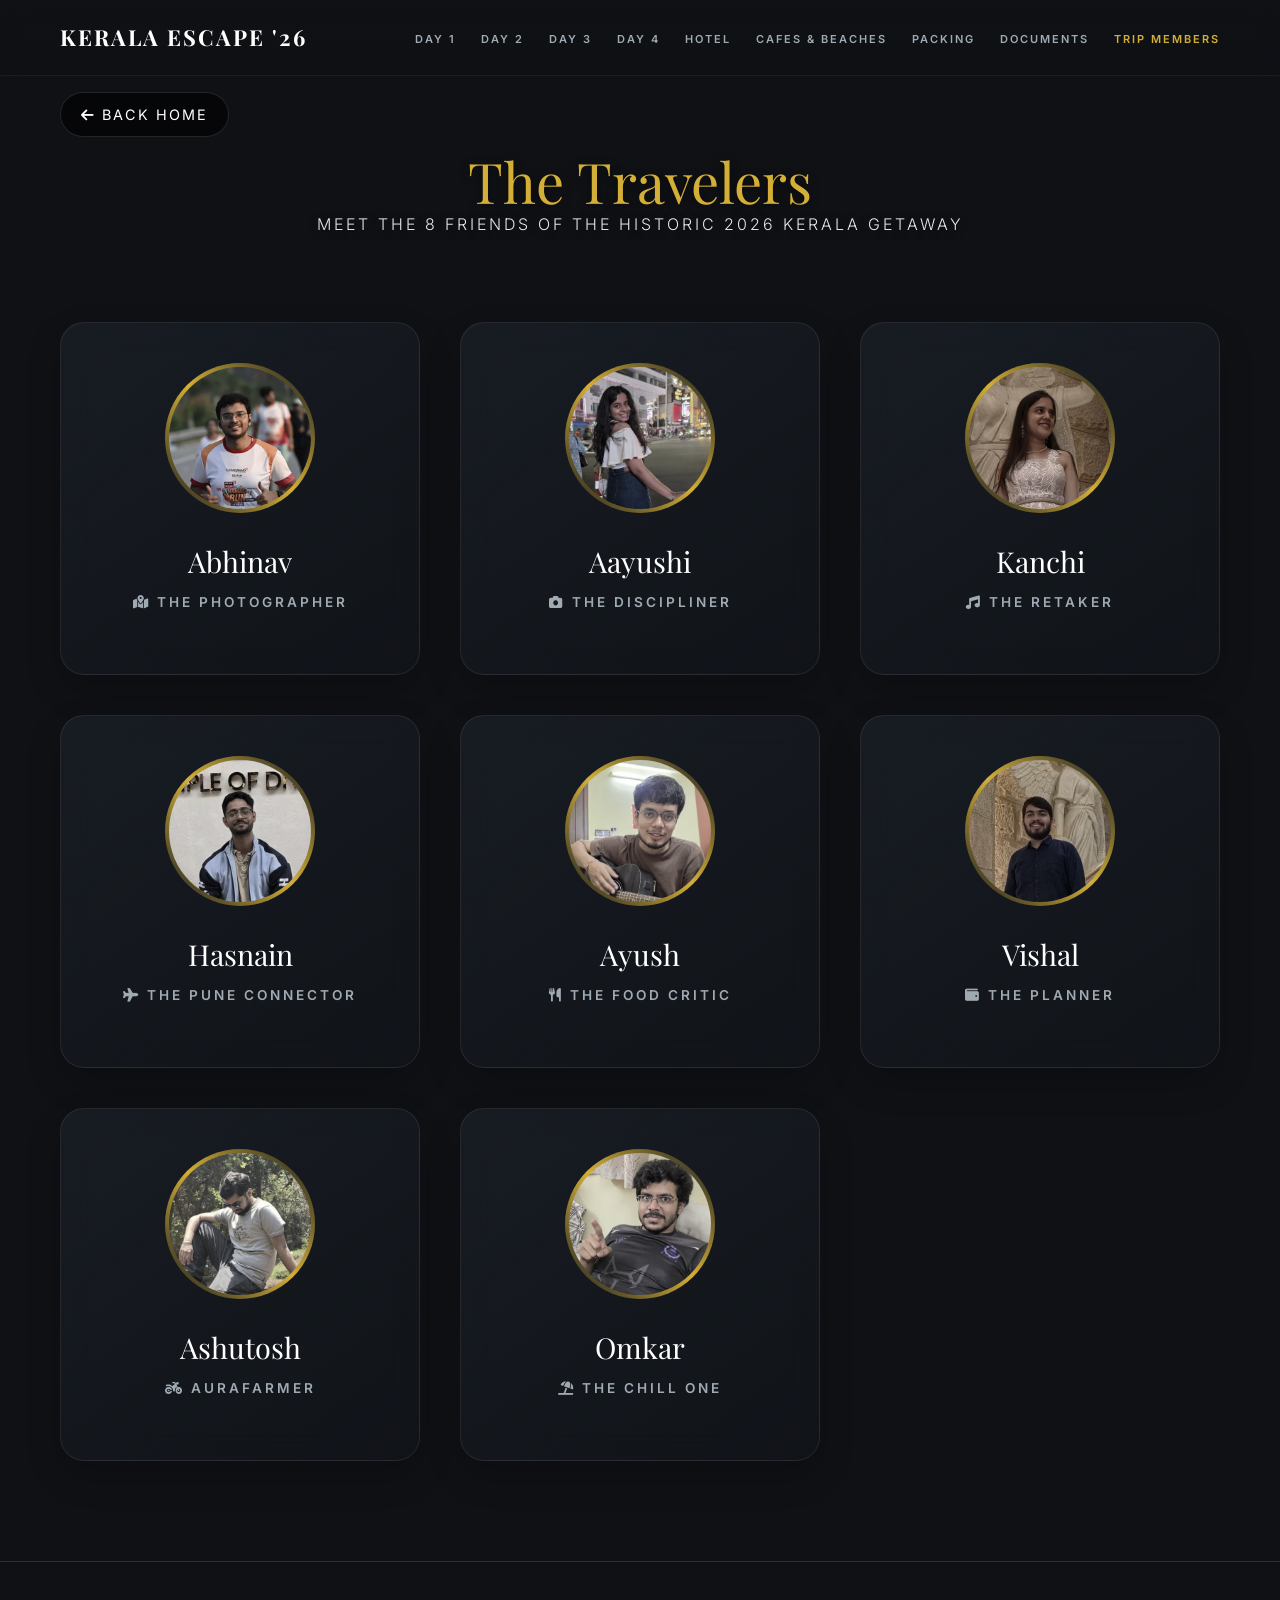
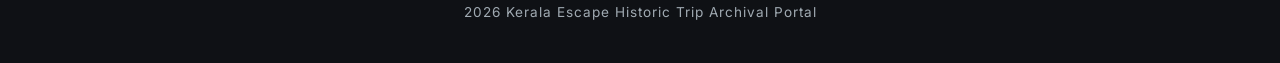
<file: members.html>
<!DOCTYPE html>
<html lang="en">
<head>
    <meta charset="UTF-8">
    <meta name="viewport" content="width=device-width, initial-scale=1.0">
    <link rel="icon" href="favicon.svg" type="image/svg+xml">
    <link rel="icon" href="favicon-32.png" type="image/png" sizes="32x32">
    <link rel="apple-touch-icon" href="apple-touch-icon.png">
    <meta name="theme-color" content="#0f1115">
    <title>Trip Members | Kerala Escape</title>
    <link href="https://fonts.googleapis.com/css2?family=Playfair+Display:ital,wght@0,400;0,700;1,400&family=Inter:wght@300;400;500;600;700&display=swap" rel="stylesheet">
    <link rel="stylesheet" href="https://cdnjs.cloudflare.com/ajax/libs/font-awesome/6.4.0/css/all.min.css">
    <link rel="stylesheet" href="styles.css">
</head>
<body>
    <nav class="navbar">
        <div class="logo">Kerala Escape '26</div>
        <button class="nav-toggle" aria-label="Open menu" aria-expanded="false" aria-controls="nav-links"><span></span><span></span><span></span></button>
        <ul class="nav-links" id="nav-links">
            <li><a href="index.html#day1">Day 1</a></li>
            <li><a href="index.html#day2">Day 2</a></li>
            <li><a href="index.html#day3">Day 3</a></li>
            <li><a href="index.html#day4">Day 4</a></li>
            <li><a href="varkala-stays.html">Hotel</a></li>
            <li><a href="varkala-cafes.html">Cafes & Beaches</a></li>
            <li><a href="packing.html">Packing</a></li>
            <li><a href="documents.html">Documents</a></li>
            <li><a href="members.html" style="color: var(--accent);">Trip Members</a></li>
        </ul>
    </nav>
    <a href="index.html" class="back-nav"><i class="fa-solid fa-arrow-left"></i> Back Home</a>

    <div class="subpage-header">
        <h2>The Travelers</h2>
        <p class="subtitle">Meet the 8 Friends of the Historic 2026 Kerala Getaway</p>
    </div>

    <div class="members-grid">
        <!-- Member 1 -->
        <div class="member-card">
            <div class="member-img-wrapper">
                <img src="assets/people/abhinav.webp" alt="Abhinav" class="member-img">
            </div>
            <div class="member-name">Abhinav</div>
            <div class="member-role"><i class="fa-solid fa-map-location-dot"></i> The Photographer</div>
            <div class="member-quote">"Looking forward to making magical reels. Don't start eating until I take a picture of the food!"</div>
        </div>

        <!-- Member 2 -->
        <div class="member-card">
            <div class="member-img-wrapper">
                <img src="assets/people/aayushi.webp" alt="Aayushi" class="member-img">
            </div>
            <div class="member-name">Aayushi</div>
            <div class="member-role"><i class="fa-solid fa-camera"></i> The Discipliner</div>
            <div class="member-quote">"Time se ready ho jaao!"</div>
        </div>

        <!-- Member 3 -->
        <div class="member-card">
            <div class="member-img-wrapper">
                <img src="assets/people/kanchi.webp" alt="Kanchi" class="member-img">
            </div>
            <div class="member-name">Kanchi</div>
            <div class="member-role"><i class="fa-solid fa-music"></i> The Retaker</div>
            <div class="member-quote">"One more photo please!"</div>
        </div>

        <!-- Member 4 -->
        <div class="member-card">
            <div class="member-img-wrapper">
                <img src="assets/people/hasnain.webp" alt="Hasnain" class="member-img">
            </div>
            <div class="member-name">Hasnain</div>
            <div class="member-role"><i class="fa-solid fa-plane"></i> The Pune Connector</div>
            <div class="member-quote">"Flying in from Pune just for this (dragged?)."</div>
        </div>

        <!-- Member 5 -->
        <div class="member-card">
            <div class="member-img-wrapper">
                <img src="assets/people/ayush.webp" alt="Ayush" class="member-img">
            </div>
            <div class="member-name">Ayush</div>
            <div class="member-role"><i class="fa-solid fa-utensils"></i> The Food Critic</div>
            <div class="member-quote">"Khaane me kya hai"</div>
        </div>

        <!-- Member 6 -->
        <div class="member-card">
            <div class="member-img-wrapper">
                <img src="assets/people/vishal.webp" alt="Vishal" class="member-img">
            </div>
            <div class="member-name">Vishal</div>
            <div class="member-role"><i class="fa-solid fa-wallet"></i> The Planner</div>
            <div class="member-quote">"I'll just add this to Splitwise."</div>
        </div>

        <!-- Member 7 -->
        <div class="member-card">
            <div class="member-img-wrapper">
                <img src="assets/people/ashutosh.webp" alt="Ashutosh" class="member-img">
            </div>
            <div class="member-name">Ashutosh</div>
            <div class="member-role"><i class="fa-solid fa-motorcycle"></i> Aurafarmer</div>
            <div class="member-quote">"Only few pictures please. Also, what's the plan sir"</div>
        </div>

        <!-- Member 8 -->
        <div class="member-card">
            <div class="member-img-wrapper">
                <img src="assets/people/omkar.webp" alt="Omkar" class="member-img">
            </div>
            <div class="member-name">Omkar</div>
            <div class="member-role"><i class="fa-solid fa-umbrella-beach"></i> The Chill One</div>
            <div class="member-quote">"I'll be ready on time guys."</div>
        </div>
    </div>

    <footer class="footer">
        <p>  2026 Kerala Escape   Historic Trip Archival Portal</p>
    </footer>
    <script src="script.js"></script>
    <script src="nav.js"></script>
</body>
</html>
</file>
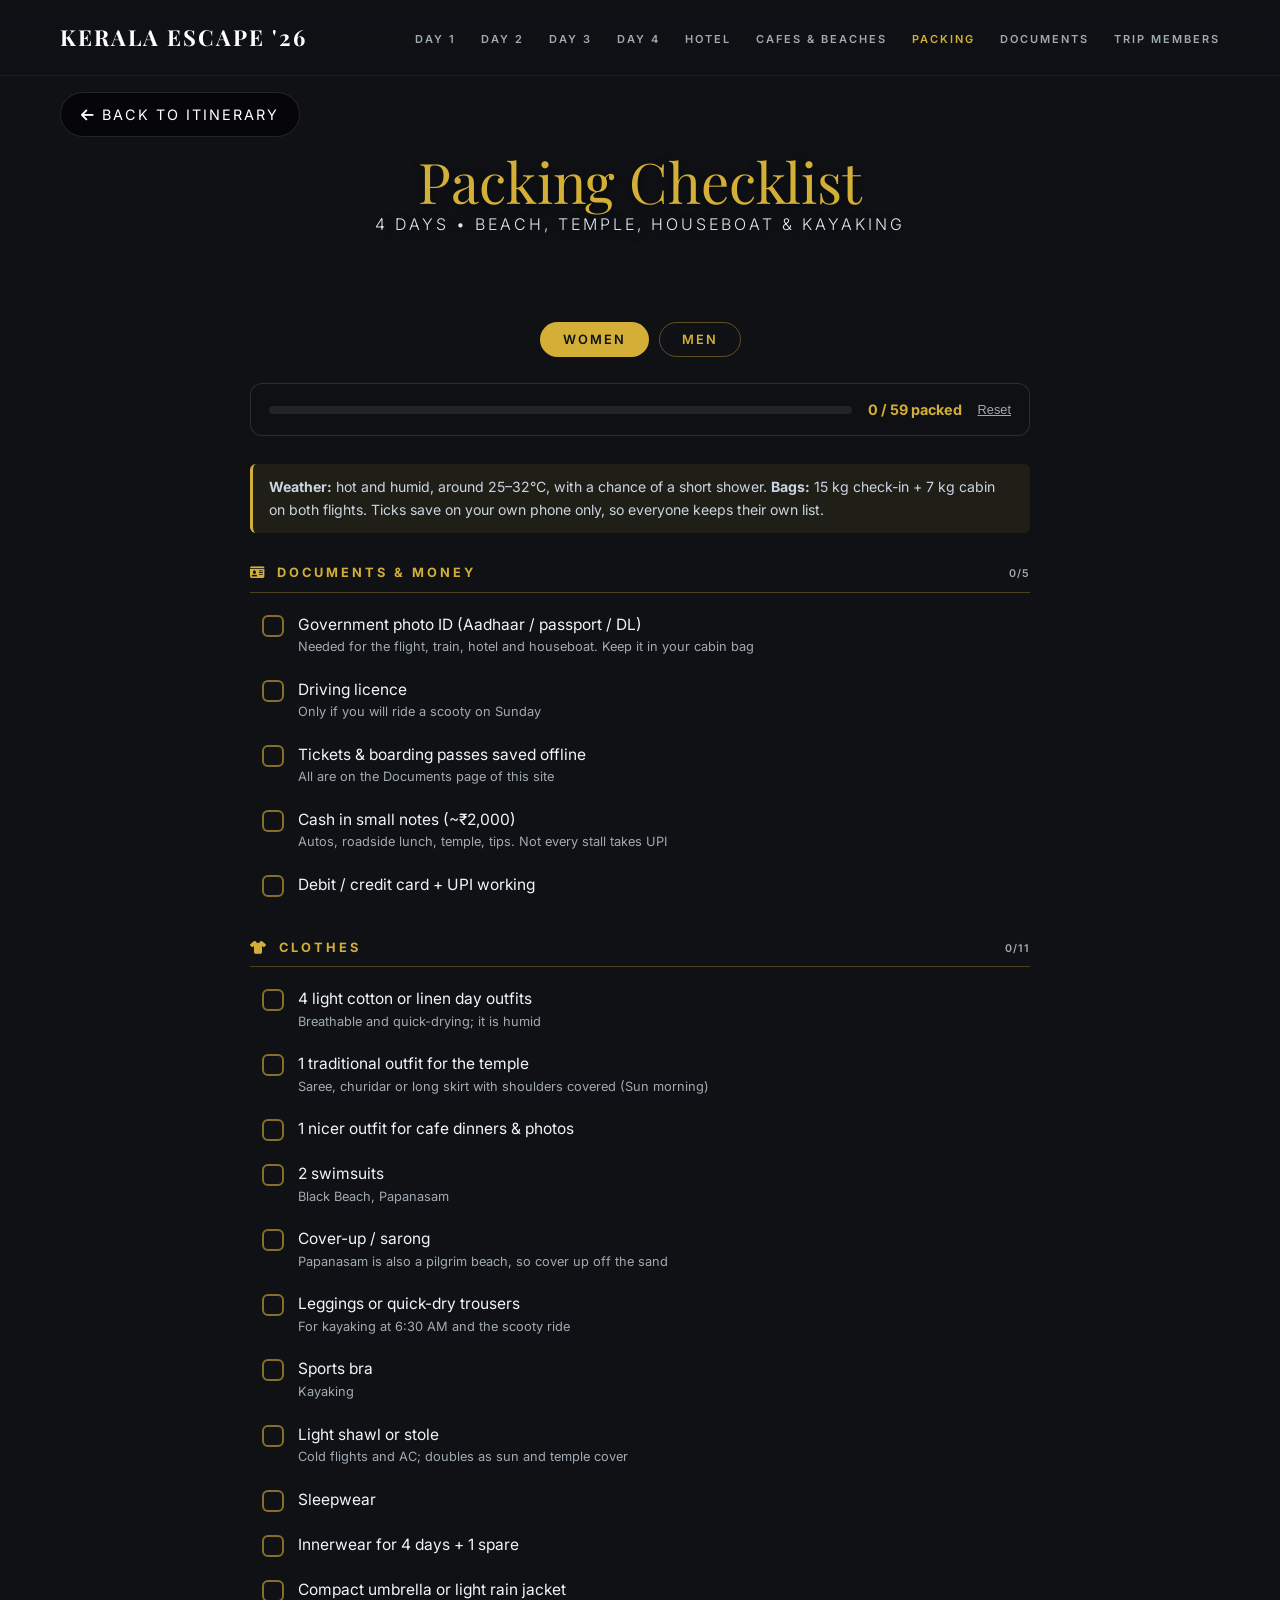
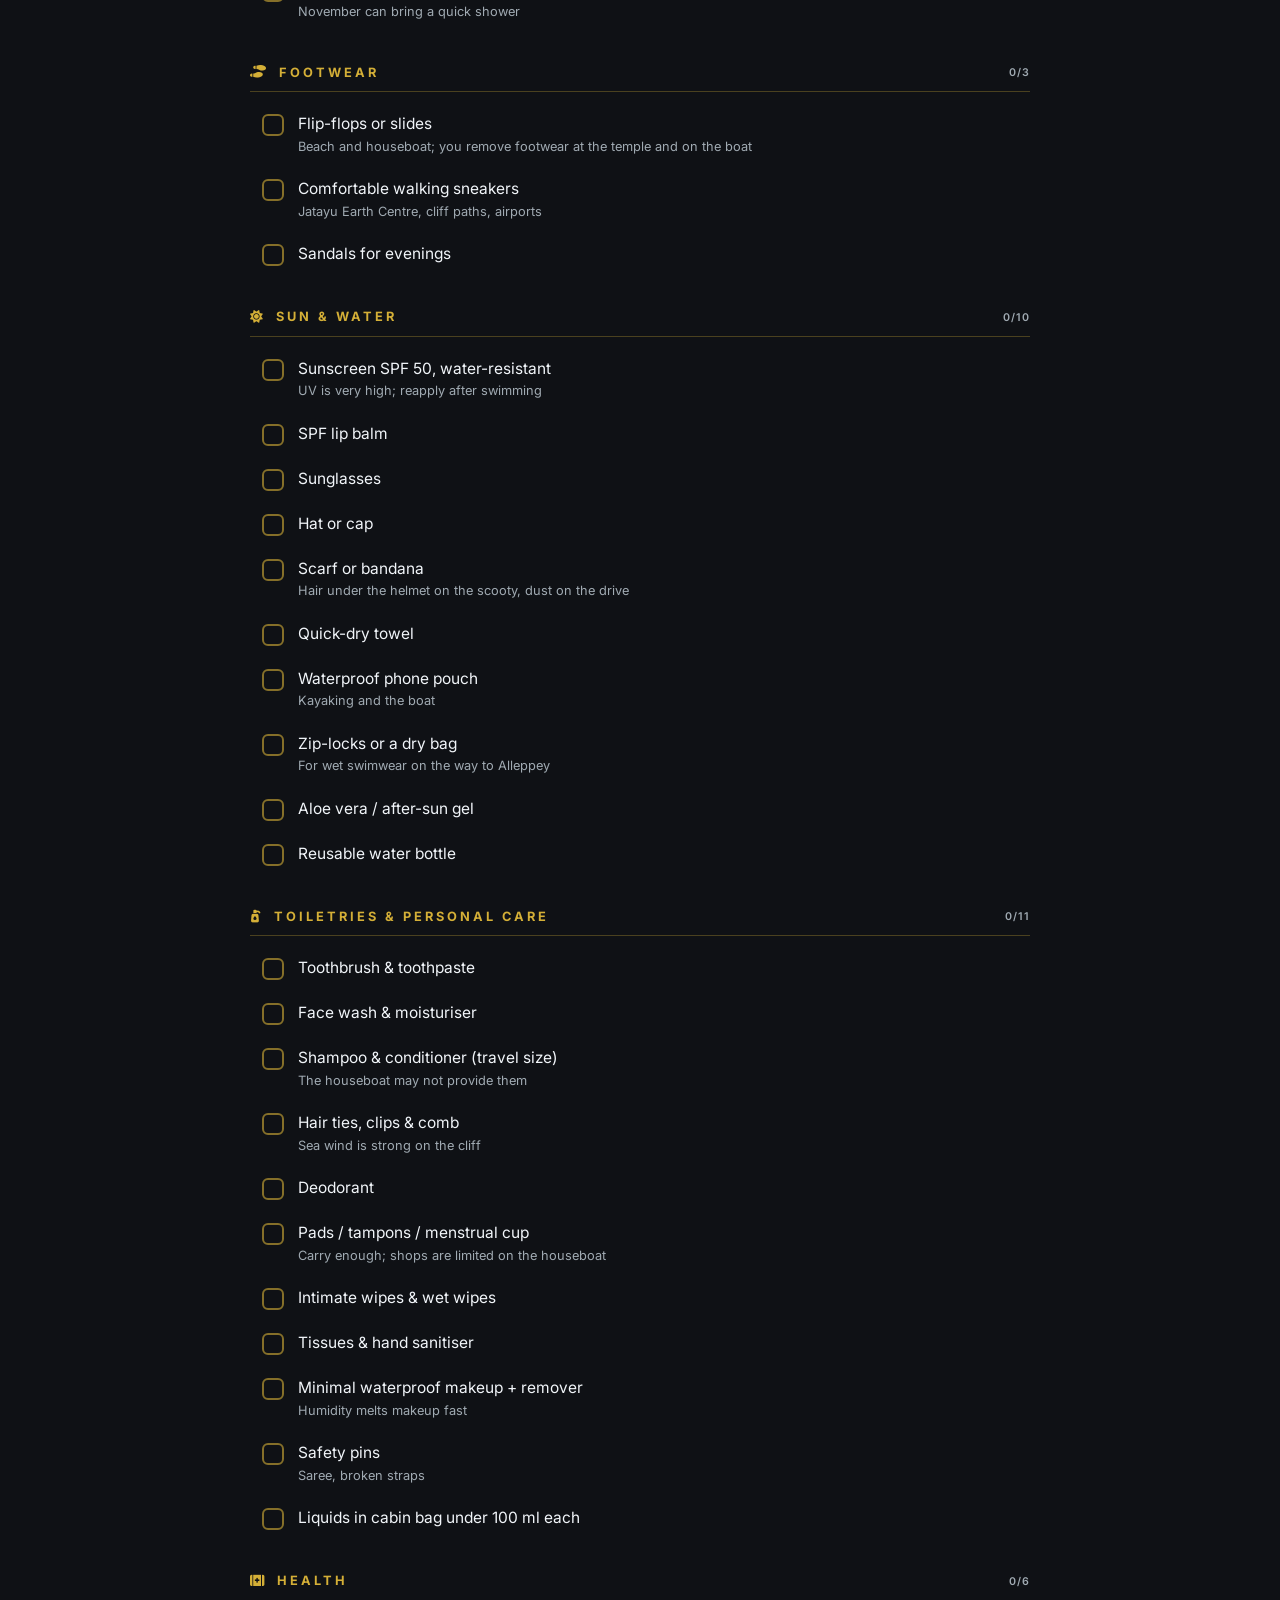
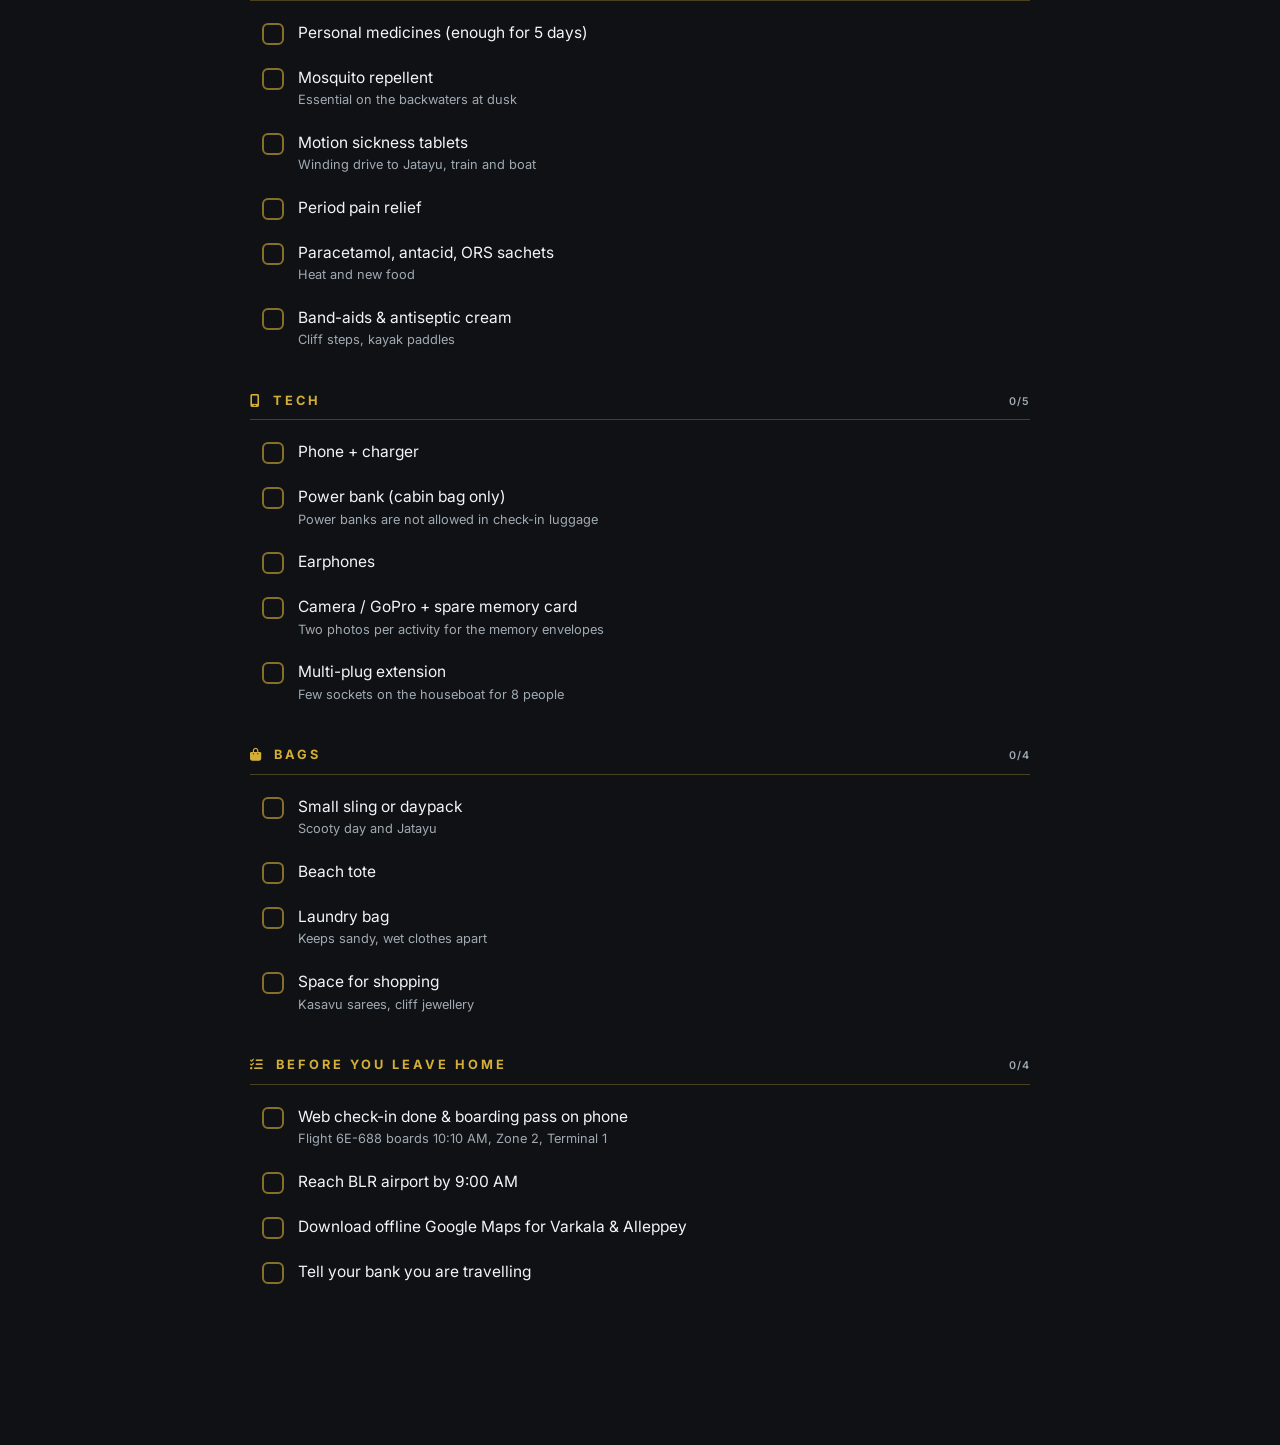
<file: packing.html>
<!DOCTYPE html>
<html lang="en">
<head>
    <meta charset="UTF-8">
    <meta name="viewport" content="width=device-width, initial-scale=1.0">
    <link rel="icon" href="favicon.svg" type="image/svg+xml">
    <link rel="icon" href="favicon-32.png" type="image/png" sizes="32x32">
    <link rel="apple-touch-icon" href="apple-touch-icon.png">
    <meta name="theme-color" content="#0f1115">
    <title>Packing Checklist | Kerala Escape</title>
    <link href="https://fonts.googleapis.com/css2?family=Playfair+Display:ital,wght@0,400;0,700;1,400&family=Inter:wght@300;400;500;600;700&display=swap" rel="stylesheet">
    <link rel="stylesheet" href="https://cdnjs.cloudflare.com/ajax/libs/font-awesome/6.4.0/css/all.min.css">
    <link rel="stylesheet" href="styles.css">
    <style>
        .pack-wrap { max-width: 860px; margin: 0 auto; padding: 0 40px 120px; }
        .pack-tabs { display: flex; gap: 10px; justify-content: center; margin-bottom: 26px; }
        .pack-tab {
            padding: 9px 22px; border-radius: 30px; border: 1px solid rgba(212,175,55,0.4);
            background: transparent; color: var(--accent); font: 600 0.8rem 'Inter', sans-serif;
            letter-spacing: 2px; text-transform: uppercase; cursor: pointer;
        }
        .pack-tab.active { background: var(--accent); color: var(--bg-dark); }
        .pack-tab:disabled { opacity: 0.4; cursor: default; }
        .pack-status {
            position: sticky; top: 76px; z-index: 50; background: rgba(15,17,21,0.92); backdrop-filter: blur(10px);
            border: 1px solid var(--border-color); border-radius: 12px; padding: 14px 18px; margin-bottom: 28px;
            display: flex; align-items: center; gap: 16px;
        }
        .pack-bar { flex: 1; height: 8px; border-radius: 8px; background: rgba(255,255,255,0.08); overflow: hidden; }
        .pack-bar span { display: block; height: 100%; width: 0; background: linear-gradient(90deg, #b8862f, var(--accent)); transition: width 0.4s ease; }
        .pack-count { font-weight: 700; font-size: 0.9rem; color: var(--accent); white-space: nowrap; }
        .pack-reset { background: none; border: none; color: var(--text-secondary); font-size: 0.8rem; cursor: pointer; text-decoration: underline; }
        .pack-note {
            font-size: 0.88rem; color: #cbd5e1; background: rgba(212,175,55,0.08); border-left: 3px solid var(--accent);
            padding: 12px 16px; border-radius: 6px; margin-bottom: 30px; line-height: 1.6;
        }
        .pack-group { margin-bottom: 30px; }
        .pack-group h4 {
            display: flex; align-items: center; gap: 10px; font-size: 0.8rem; letter-spacing: 3px; text-transform: uppercase;
            color: var(--accent); padding-bottom: 8px; margin-bottom: 10px; border-bottom: 1px solid rgba(212,175,55,0.3);
        }
        .pack-group h4 small { margin-left: auto; color: var(--text-secondary); letter-spacing: 1px; font-weight: 600; }
        .pack-item {
            display: flex; align-items: flex-start; gap: 14px; padding: 11px 12px; border-radius: 10px; cursor: pointer;
            transition: background 0.2s ease;
        }
        .pack-item:hover { background: rgba(255,255,255,0.04); }
        .pack-item input { appearance: none; flex-shrink: 0; width: 22px; height: 22px; margin-top: 1px; border: 2px solid rgba(212,175,55,0.6); border-radius: 6px; cursor: pointer; display: grid; place-content: center; }
        .pack-item input::after { content: '\2713'; font-weight: 700; font-size: 14px; color: var(--bg-dark); transform: scale(0); transition: transform 0.15s ease; }
        .pack-item input:checked { background: var(--accent); border-color: var(--accent); }
        .pack-item input:checked::after { transform: scale(1); }
        .pack-text { font-size: 0.97rem; color: #f1f5f9; line-height: 1.45; }
        .pack-text em { display: block; font-style: normal; font-size: 0.8rem; color: var(--text-secondary); margin-top: 2px; }
        .pack-item.done .pack-text { opacity: 0.45; text-decoration: line-through; }
        @media (max-width: 768px) {
            .pack-wrap { padding: 0 16px 120px; }
            .pack-status { top: 74px; padding: 12px 14px; }
        }
        @media print {
            .navbar, .back-nav, .pack-tabs, .pack-status { display: none !important; }
            body { background: #fff; color: #000; }
            .pack-text, .pack-text em, .pack-group h4 { color: #000 !important; }
        }
    </style>
</head>
<body>
    <nav class="navbar">
        <div class="logo">Kerala Escape '26</div>
        <button class="nav-toggle" aria-label="Open menu" aria-expanded="false" aria-controls="nav-links"><span></span><span></span><span></span></button>
        <ul class="nav-links" id="nav-links">
            <li><a href="index.html#day1">Day 1</a></li>
            <li><a href="index.html#day2">Day 2</a></li>
            <li><a href="index.html#day3">Day 3</a></li>
            <li><a href="index.html#day4">Day 4</a></li>
            <li><a href="varkala-stays.html">Hotel</a></li>
            <li><a href="varkala-cafes.html">Cafes &amp; Beaches</a></li>
            <li><a href="packing.html" style="color: var(--accent);">Packing</a></li>
            <li><a href="documents.html">Documents</a></li>
            <li><a href="members.html">Trip Members</a></li>
        </ul>
    </nav>
    <a href="index.html" class="back-nav"><i class="fa-solid fa-arrow-left"></i> Back to Itinerary</a>

    <div class="subpage-header">
        <h2>Packing Checklist</h2>
        <p class="subtitle">4 days &bull; beach, temple, houseboat &amp; kayaking</p>
    </div>

    <div class="pack-wrap">
        <div class="pack-tabs">
            <button class="pack-tab active" data-list="women">Women</button>
            <button class="pack-tab" data-list="men">Men</button>
        </div>

        <div class="pack-status">
            <div class="pack-bar"><span id="pack-bar"></span></div>
            <div class="pack-count" id="pack-count">0 / 0</div>
            <button class="pack-reset" id="pack-reset">Reset</button>
        </div>

        <div class="pack-note">
            <strong>Weather:</strong> hot and humid, around 25&ndash;32&deg;C, with a chance of a short shower.
            <strong>Bags:</strong> 15 kg check-in + 7 kg cabin on both flights.
            Ticks save on your own phone only, so everyone keeps their own list.
        </div>

        <div id="pack-list"></div>
    </div>

    <script>
    const LISTS = {
      women: [
        { title: 'Documents & Money', icon: 'fa-id-card', items: [
          ['Government photo ID (Aadhaar / passport / DL)', 'Needed for the flight, train, hotel and houseboat. Keep it in your cabin bag'],
          ['Driving licence', 'Only if you will ride a scooty on Sunday'],
          ['Tickets & boarding passes saved offline', 'All are on the Documents page of this site'],
          ['Cash in small notes (~₹2,000)', 'Autos, roadside lunch, temple, tips. Not every stall takes UPI'],
          ['Debit / credit card + UPI working', ''],
        ]},
        { title: 'Clothes', icon: 'fa-shirt', items: [
          ['4 light cotton or linen day outfits', 'Breathable and quick-drying; it is humid'],
          ['1 traditional outfit for the temple', 'Saree, churidar or long skirt with shoulders covered (Sun morning)'],
          ['1 nicer outfit for cafe dinners & photos', ''],
          ['2 swimsuits', 'Black Beach, Papanasam'],
          ['Cover-up / sarong', 'Papanasam is also a pilgrim beach, so cover up off the sand'],
          ['Leggings or quick-dry trousers', 'For kayaking at 6:30 AM and the scooty ride'],
          ['Sports bra', 'Kayaking'],
          ['Light shawl or stole', 'Cold flights and AC; doubles as sun and temple cover'],
          ['Sleepwear', ''],
          ['Innerwear for 4 days + 1 spare', ''],
          ['Compact umbrella or light rain jacket', 'November can bring a quick shower'],
        ]},
        { title: 'Footwear', icon: 'fa-shoe-prints', items: [
          ['Flip-flops or slides', 'Beach and houseboat; you remove footwear at the temple and on the boat'],
          ['Comfortable walking sneakers', 'Jatayu Earth Centre, cliff paths, airports'],
          ['Sandals for evenings', ''],
        ]},
        { title: 'Sun & Water', icon: 'fa-sun', items: [
          ['Sunscreen SPF 50, water-resistant', 'UV is very high; reapply after swimming'],
          ['SPF lip balm', ''],
          ['Sunglasses', ''],
          ['Hat or cap', ''],
          ['Scarf or bandana', 'Hair under the helmet on the scooty, dust on the drive'],
          ['Quick-dry towel', ''],
          ['Waterproof phone pouch', 'Kayaking and the boat'],
          ['Zip-locks or a dry bag', 'For wet swimwear on the way to Alleppey'],
          ['Aloe vera / after-sun gel', ''],
          ['Reusable water bottle', ''],
        ]},
        { title: 'Toiletries & Personal Care', icon: 'fa-pump-soap', items: [
          ['Toothbrush & toothpaste', ''],
          ['Face wash & moisturiser', ''],
          ['Shampoo & conditioner (travel size)', 'The houseboat may not provide them'],
          ['Hair ties, clips & comb', 'Sea wind is strong on the cliff'],
          ['Deodorant', ''],
          ['Pads / tampons / menstrual cup', 'Carry enough; shops are limited on the houseboat'],
          ['Intimate wipes & wet wipes', ''],
          ['Tissues & hand sanitiser', ''],
          ['Minimal waterproof makeup + remover', 'Humidity melts makeup fast'],
          ['Safety pins', 'Saree, broken straps'],
          ['Liquids in cabin bag under 100 ml each', ''],
        ]},
        { title: 'Health', icon: 'fa-kit-medical', items: [
          ['Personal medicines (enough for 5 days)', ''],
          ['Mosquito repellent', 'Essential on the backwaters at dusk'],
          ['Motion sickness tablets', 'Winding drive to Jatayu, train and boat'],
          ['Period pain relief', ''],
          ['Paracetamol, antacid, ORS sachets', 'Heat and new food'],
          ['Band-aids & antiseptic cream', 'Cliff steps, kayak paddles'],
        ]},
        { title: 'Tech', icon: 'fa-mobile-screen', items: [
          ['Phone + charger', ''],
          ['Power bank (cabin bag only)', 'Power banks are not allowed in check-in luggage'],
          ['Earphones', ''],
          ['Camera / GoPro + spare memory card', 'Two photos per activity for the memory envelopes'],
          ['Multi-plug extension', 'Few sockets on the houseboat for 8 people'],
        ]},
        { title: 'Bags', icon: 'fa-bag-shopping', items: [
          ['Small sling or daypack', 'Scooty day and Jatayu'],
          ['Beach tote', ''],
          ['Laundry bag', 'Keeps sandy, wet clothes apart'],
          ['Space for shopping', 'Kasavu sarees, cliff jewellery'],
        ]},
        { title: 'Before You Leave Home', icon: 'fa-list-check', items: [
          ['Web check-in done & boarding pass on phone', 'Flight 6E-688 boards 10:10 AM, Zone 2, Terminal 1'],
          ['Reach BLR airport by 9:00 AM', ''],
          ['Download offline Google Maps for Varkala & Alleppey', ''],
          ['Tell your bank you are travelling', ''],
        ]},
      ],
      men: [
        { title: 'Documents & Money', icon: 'fa-id-card', items: [
          ['Government photo ID (Aadhaar / passport / DL)', 'Needed for the flight, train, hotel and houseboat. Keep it in your cabin bag'],
          ['Driving licence', 'Needed to ride a scooty on Sunday'],
          ['Tickets & boarding passes saved offline', 'All are on the Documents page of this site'],
          ['Cash in small notes (~₹2,000)', 'Autos, roadside lunch, temple, tips. Not every stall takes UPI'],
          ['Debit / credit card + UPI working', ''],
        ]},
        { title: 'Clothes', icon: 'fa-shirt', items: [
          ['4 light cotton or linen t-shirts / shirts', 'Breathable and quick-drying; it is humid'],
          ['2 pairs of shorts', ''],
          ['1 pair of light trousers or chinos', 'Flights, cafe dinners'],
          ['Mundu / dhoti or full-length trousers for the temple', 'Men remove shirts and vests inside; shorts are not suitable'],
          ['1 nicer shirt for cafe dinners & photos', ''],
          ['2 swim shorts', 'Black Beach, Papanasam'],
          ['Quick-dry t-shirt or rash guard', 'Kayaking at 6:30 AM and sun protection in the water'],
          ['Light hoodie or overshirt', 'Cold flights and AC'],
          ['Sleepwear', ''],
          ['Innerwear & socks for 4 days + 1 spare', ''],
          ['Compact umbrella or light rain jacket', 'November can bring a quick shower'],
        ]},
        { title: 'Footwear', icon: 'fa-shoe-prints', items: [
          ['Flip-flops or slides', 'Beach and houseboat; you remove footwear at the temple and on the boat'],
          ['Comfortable walking sneakers', 'Jatayu Earth Centre, cliff paths, airports'],
          ['Sandals or casual shoes for evenings', ''],
        ]},
        { title: 'Sun & Water', icon: 'fa-sun', items: [
          ['Sunscreen SPF 50, water-resistant', 'UV is very high; reapply after swimming'],
          ['SPF lip balm', ''],
          ['Sunglasses', ''],
          ['Cap or hat', ''],
          ['Quick-dry towel', ''],
          ['Waterproof phone pouch', 'Kayaking and the boat'],
          ['Zip-locks or a dry bag', 'For wet swimwear on the way to Alleppey'],
          ['Reusable water bottle', ''],
        ]},
        { title: 'Toiletries & Grooming', icon: 'fa-pump-soap', items: [
          ['Toothbrush & toothpaste', ''],
          ['Face wash & moisturiser', ''],
          ['Shampoo / body wash (travel size)', 'The houseboat may not provide them'],
          ['Razor / trimmer + charger', ''],
          ['Comb & hair product', ''],
          ['Deodorant', ''],
          ['Wet wipes, tissues & hand sanitiser', ''],
          ['Anti-chafing powder or cream', 'Heat, humidity and long walks'],
          ['Liquids in cabin bag under 100 ml each', ''],
        ]},
        { title: 'Health', icon: 'fa-kit-medical', items: [
          ['Personal medicines (enough for 5 days)', ''],
          ['Mosquito repellent', 'Essential on the backwaters at dusk'],
          ['Motion sickness tablets', 'Winding drive to Jatayu, train and boat'],
          ['Paracetamol, antacid, ORS sachets', 'Heat and new food'],
          ['Band-aids & antiseptic cream', 'Cliff steps, kayak paddles'],
        ]},
        { title: 'Tech', icon: 'fa-mobile-screen', items: [
          ['Phone + charger', ''],
          ['Power bank (cabin bag only)', 'Power banks are not allowed in check-in luggage'],
          ['Earphones', ''],
          ['Camera / GoPro + spare memory card', 'Two photos per activity for the memory envelopes'],
          ['Multi-plug extension', 'Few sockets on the houseboat for 8 people'],
          ['Bluetooth speaker', 'Houseboat evening (keep the volume friendly)'],
        ]},
        { title: 'Bags', icon: 'fa-bag-shopping', items: [
          ['Small backpack or sling', 'Scooty day and Jatayu'],
          ['Laundry bag', 'Keeps sandy, wet clothes apart'],
          ['Space for shopping', 'Mundu, spices, cliff souvenirs'],
        ]},
        { title: 'Before You Leave Home', icon: 'fa-list-check', items: [
          ['Web check-in done & boarding pass on phone', 'Flight 6E-688 boards 10:10 AM, Zone 2, Terminal 1'],
          ['Reach BLR airport by 9:00 AM', ''],
          ['Download offline Google Maps for Varkala & Alleppey', ''],
          ['Tell your bank you are travelling', ''],
        ]},
      ],
    };

    const listEl = document.getElementById('pack-list');
    let current = 'women';
    try {
      const q = new URLSearchParams(location.search).get('list');
      const saved = localStorage.getItem('kerala-pack-tab');
      if (LISTS[q]) current = q; else if (LISTS[saved]) current = saved;
    } catch (e) {}
    document.querySelectorAll('.pack-tab').forEach(x => x.classList.toggle('active', x.dataset.list === current));

    function key(list) { return 'kerala-pack-' + list; }
    function load(list) {
      try { return JSON.parse(localStorage.getItem(key(list))) || {}; } catch (e) { return {}; }
    }
    function save(list, state) {
      try { localStorage.setItem(key(list), JSON.stringify(state)); } catch (e) {}
    }

    function render() {
      const state = load(current);
      listEl.innerHTML = LISTS[current].map((g, gi) => `
        <section class="pack-group">
          <h4><i class="fa-solid ${g.icon}"></i> ${g.title} <small data-group="${gi}"></small></h4>
          ${g.items.map(([name, note], ii) => {
            const id = gi + '-' + ii;
            const on = !!state[id];
            return `<label class="pack-item ${on ? 'done' : ''}">
              <input type="checkbox" data-id="${id}" ${on ? 'checked' : ''}>
              <span class="pack-text">${name}${note ? `<em>${note}</em>` : ''}</span>
            </label>`;
          }).join('')}
        </section>`).join('');
      update();
    }

    function update() {
      const state = load(current);
      const boxes = listEl.querySelectorAll('input[type=checkbox]');
      const done = [...boxes].filter(b => b.checked).length;
      document.getElementById('pack-count').textContent = `${done} / ${boxes.length} packed`;
      document.getElementById('pack-bar').style.width = (boxes.length ? done / boxes.length * 100 : 0) + '%';
      listEl.querySelectorAll('small[data-group]').forEach(s => {
        const gi = s.dataset.group;
        const items = LISTS[current][gi].items.length;
        const ticked = Object.keys(state).filter(k => k.startsWith(gi + '-') && state[k]).length;
        s.textContent = `${ticked}/${items}`;
      });
    }

    listEl.addEventListener('change', e => {
      if (!e.target.matches('input[type=checkbox]')) return;
      const state = load(current);
      state[e.target.dataset.id] = e.target.checked;
      save(current, state);
      e.target.closest('.pack-item').classList.toggle('done', e.target.checked);
      update();
    });

    document.getElementById('pack-reset').addEventListener('click', () => {
      if (!confirm('Untick everything on this list?')) return;
      save(current, {});
      render();
    });

    document.querySelectorAll('.pack-tab').forEach(t => t.addEventListener('click', () => {
      if (t.disabled || !LISTS[t.dataset.list]) return;
      document.querySelectorAll('.pack-tab').forEach(x => x.classList.toggle('active', x === t));
      current = t.dataset.list;
      try { localStorage.setItem('kerala-pack-tab', current); } catch (e) {}
      render();
    }));

    render();
    </script>
    <script src="nav.js"></script>
</body>
</html>
</file>
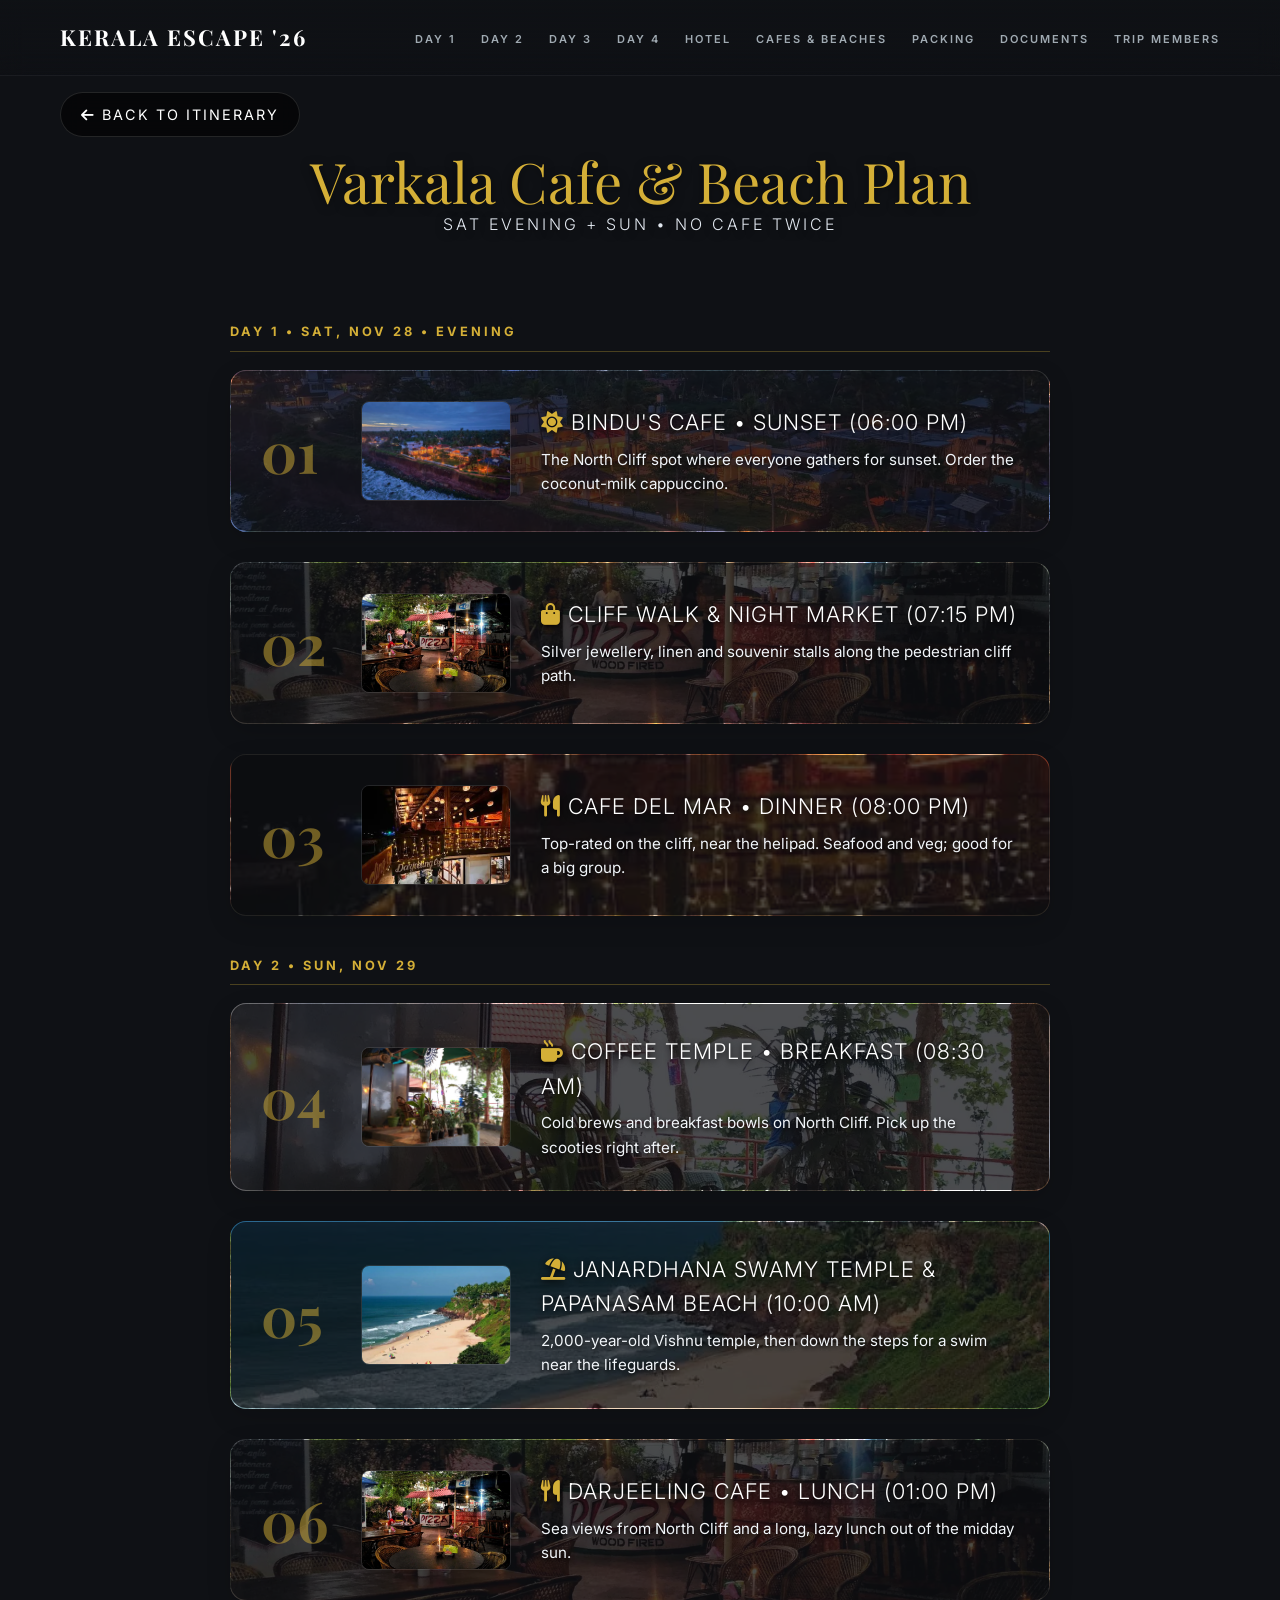
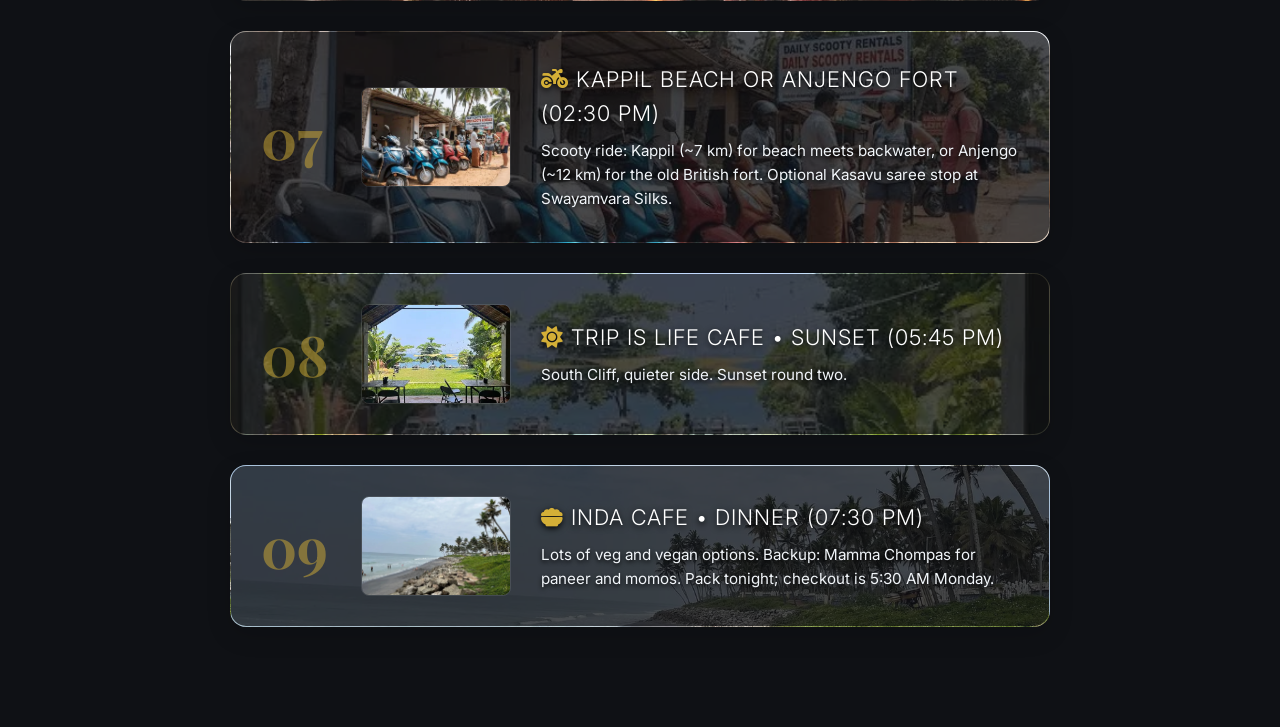
<file: varkala-cafes.html>
<!DOCTYPE html>
<html lang="en">
<head>
    <meta charset="UTF-8">
    <meta name="viewport" content="width=device-width, initial-scale=1.0">
    <link rel="icon" href="favicon.svg" type="image/svg+xml">
    <link rel="icon" href="favicon-32.png" type="image/png" sizes="32x32">
    <link rel="apple-touch-icon" href="apple-touch-icon.png">
    <meta name="theme-color" content="#0f1115">
    <title>Varkala Cafe &amp; Beach Plan</title>
    <link href="https://fonts.googleapis.com/css2?family=Playfair+Display:ital,wght@0,400;0,700;1,400&family=Inter:wght@300;400;500;600;700&display=swap" rel="stylesheet">
    <link rel="stylesheet" href="https://cdnjs.cloudflare.com/ajax/libs/font-awesome/6.4.0/css/all.min.css">
    <link rel="stylesheet" href="styles.css">
    <style>
        .route-container { max-width: 900px; margin: 0 auto 100px; padding: 0 40px; }
        .route-step { 
            display: flex; margin-bottom: 30px; 
            background: var(--card-bg); 
            border: 1px solid var(--border-color); 
            border-radius: 16px; padding: 30px; align-items: center; gap: 30px; 
            backdrop-filter: blur(var(--glass-blur)); transition: all 0.3s ease; 
            box-shadow: inset 0 0 0 2000px rgba(15, 17, 21, 0.75), 0 8px 25px rgba(0,0,0,0.15); 
            background-size: cover; background-position: center; position: relative; overflow: hidden;
        }
        .route-step:hover { 
            transform: translateY(-5px); border-color: rgba(212, 175, 55, 0.5); 
            box-shadow: inset 0 0 0 2000px rgba(15, 17, 21, 0.55), 0 12px 35px rgba(0,0,0,0.3); 
        }
        .step-num { font-family: 'Playfair Display', serif; font-size: 3.5rem; color: var(--accent); opacity: 0.5; min-width: 70px; font-weight: 700; transition: opacity 0.3s ease; position: relative; z-index: 2;}
        .route-step:hover .step-num { opacity: 0.9; }
        .step-content { position: relative; z-index: 2; width: 100%; }
        .step-content h3 { color: var(--text-primary); margin-bottom: 8px; letter-spacing: 1px; font-size: 1.35rem; text-shadow: 0 2px 6px rgba(0,0,0,0.9); }
        .step-content p { color: #f1f5f9; font-size: 0.95rem; line-height: 1.6; text-shadow: 0 2px 4px rgba(0,0,0,0.9); }
        .location-img-container {
            width: 150px; height: 100px; flex-shrink: 0; border-radius: 8px; overflow: hidden; position: relative; z-index: 2;
            border: 1px solid rgba(255,255,255,0.1);
        }
        .location-img-container img { width: 100%; height: 100%; object-fit: cover; transition: transform 0.3s ease; }
        .route-step:hover .location-img-container img { transform: scale(1.1); }
        .route-day { font-size: 0.8rem; font-weight: 700; letter-spacing: 3px; text-transform: uppercase; color: var(--accent); margin: 40px 0 18px; padding-bottom: 8px; border-bottom: 1px solid rgba(212,175,55,0.3); }
        .route-day:first-child { margin-top: 0; }
        @media(max-width: 768px) {
            .route-container { padding: 0 16px; }
            .route-step { flex-direction: column; text-align: center; }
            .location-img-container { width: 100%; height: 200px; }
        }
    </style>
</head>
<body>
    <nav class="navbar">
        <div class="logo">Kerala Escape '26</div>
        <button class="nav-toggle" aria-label="Open menu" aria-expanded="false" aria-controls="nav-links"><span></span><span></span><span></span></button>
        <ul class="nav-links" id="nav-links">
            <li><a href="index.html#day1">Day 1</a></li>
            <li><a href="index.html#day2">Day 2</a></li>
            <li><a href="index.html#day3">Day 3</a></li>
            <li><a href="index.html#day4">Day 4</a></li>
            <li><a href="varkala-stays.html">Hotel</a></li>
            <li><a href="varkala-cafes.html">Cafes & Beaches</a></li>
            <li><a href="packing.html">Packing</a></li>
            <li><a href="documents.html">Documents</a></li>
            <li><a href="members.html">Trip Members</a></li>
        </ul>
    </nav>
    <a href="index.html#day2" class="back-nav"><i class="fa-solid fa-arrow-left"></i> Back to Itinerary</a>
    
    <div class="subpage-header">
        <h2>Varkala Cafe &amp; Beach Plan</h2>
        <p class="subtitle">Sat evening + Sun &bull; No cafe twice</p>
    </div>
    <div class="route-container">
        <div class="route-day">Day 1 &bull; Sat, Nov 28 &bull; Evening</div>
        <div class="route-step" style="background-image: url('assets/images/beach2.webp');">
            <div class="step-num">01</div>
            <div class="location-img-container"><img src="assets/images/beach2.webp" alt=""></div>
            <div class="step-content">
                <h3><i class="fa-solid fa-sun" style="color:var(--accent)"></i> Bindu's Cafe &bull; Sunset (06:00 PM)</h3>
                <p>The North Cliff spot where everyone gathers for sunset. Order the coconut-milk cappuccino.</p>
            </div>
        </div>
        <div class="route-step" style="background-image: url('assets/images/cafe2.webp');">
            <div class="step-num">02</div>
            <div class="location-img-container"><img src="assets/images/cafe2.webp" alt=""></div>
            <div class="step-content">
                <h3><i class="fa-solid fa-bag-shopping" style="color:var(--accent)"></i> Cliff Walk &amp; Night Market (07:15 PM)</h3>
                <p>Silver jewellery, linen and souvenir stalls along the pedestrian cliff path.</p>
            </div>
        </div>
        <div class="route-step" style="background-image: url('assets/images/cafe3.webp');">
            <div class="step-num">03</div>
            <div class="location-img-container"><img src="assets/images/cafe3.webp" alt=""></div>
            <div class="step-content">
                <h3><i class="fa-solid fa-utensils" style="color:var(--accent)"></i> Cafe del Mar &bull; Dinner (08:00 PM)</h3>
                <p>Top-rated on the cliff, near the helipad. Seafood and veg; good for a big group.</p>
            </div>
        </div>
        <div class="route-day">Day 2 &bull; Sun, Nov 29</div>
        <div class="route-step" style="background-image: url('assets/images/coffee_temple_placeholder.webp');">
            <div class="step-num">04</div>
            <div class="location-img-container"><img src="assets/images/coffee_temple_placeholder.webp" alt=""></div>
            <div class="step-content">
                <h3><i class="fa-solid fa-mug-hot" style="color:var(--accent)"></i> Coffee Temple &bull; Breakfast (08:30 AM)</h3>
                <p>Cold brews and breakfast bowls on North Cliff. Pick up the scooties right after.</p>
            </div>
        </div>
        <div class="route-step" style="background-image: url('assets/images/beach3.webp');">
            <div class="step-num">05</div>
            <div class="location-img-container"><img src="assets/images/beach3.webp" alt=""></div>
            <div class="step-content">
                <h3><i class="fa-solid fa-umbrella-beach" style="color:var(--accent)"></i> Janardhana Swamy Temple &amp; Papanasam Beach (10:00 AM)</h3>
                <p>2,000-year-old Vishnu temple, then down the steps for a swim near the lifeguards.</p>
            </div>
        </div>
        <div class="route-step" style="background-image: url('assets/images/cafe2.webp');">
            <div class="step-num">06</div>
            <div class="location-img-container"><img src="assets/images/cafe2.webp" alt=""></div>
            <div class="step-content">
                <h3><i class="fa-solid fa-utensils" style="color:var(--accent)"></i> Darjeeling Cafe &bull; Lunch (01:00 PM)</h3>
                <p>Sea views from North Cliff and a long, lazy lunch out of the midday sun.</p>
            </div>
        </div>
        <div class="route-step" style="background-image: url('assets/images/scooty_placeholder.webp');">
            <div class="step-num">07</div>
            <div class="location-img-container"><img src="assets/images/scooty_placeholder.webp" alt=""></div>
            <div class="step-content">
                <h3><i class="fa-solid fa-motorcycle" style="color:var(--accent)"></i> Kappil Beach or Anjengo Fort (02:30 PM)</h3>
                <p>Scooty ride: Kappil (~7 km) for beach meets backwater, or Anjengo (~12 km) for the old British fort. Optional Kasavu saree stop at Swayamvara Silks.</p>
            </div>
        </div>
        <div class="route-step" style="background-image: url('assets/images/trip_is_life.webp');">
            <div class="step-num">08</div>
            <div class="location-img-container"><img src="assets/images/trip_is_life.webp" alt=""></div>
            <div class="step-content">
                <h3><i class="fa-solid fa-sun" style="color:var(--accent)"></i> Trip is Life Cafe &bull; Sunset (05:45 PM)</h3>
                <p>South Cliff, quieter side. Sunset round two.</p>
            </div>
        </div>
        <div class="route-step" style="background-image: url('assets/images/black-sand-beach.webp');">
            <div class="step-num">09</div>
            <div class="location-img-container"><img src="assets/images/black-sand-beach.webp" alt=""></div>
            <div class="step-content">
                <h3><i class="fa-solid fa-bowl-food" style="color:var(--accent)"></i> InDa Cafe &bull; Dinner (07:30 PM)</h3>
                <p>Lots of veg and vegan options. Backup: Mamma Chompas for paneer and momos. Pack tonight; checkout is 5:30 AM Monday.</p>
            </div>
        </div>
    </div>
    <script src="nav.js"></script>
</body>
</html>
</file>
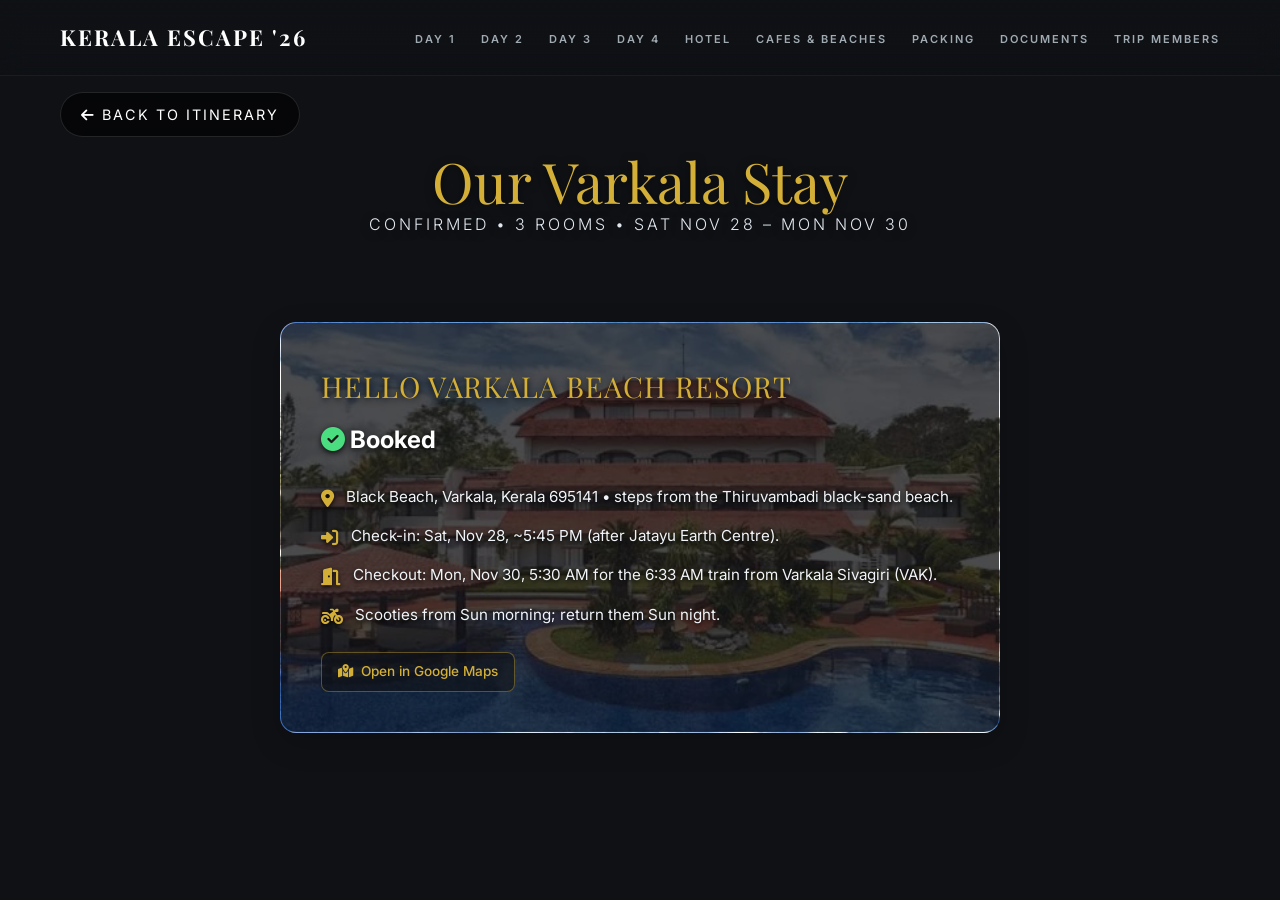
<file: varkala-stays.html>
<!DOCTYPE html>
<html lang="en">
<head>
    <meta charset="UTF-8">
    <meta name="viewport" content="width=device-width, initial-scale=1.0">
    <link rel="icon" href="favicon.svg" type="image/svg+xml">
    <link rel="icon" href="favicon-32.png" type="image/png" sizes="32x32">
    <link rel="apple-touch-icon" href="apple-touch-icon.png">
    <meta name="theme-color" content="#0f1115">
    <title>Our Varkala Stay</title>
    <link href="https://fonts.googleapis.com/css2?family=Playfair+Display:ital,wght@0,400;0,700;1,400&family=Inter:wght@300;400;500;600;700&display=swap" rel="stylesheet">
    <link rel="stylesheet" href="https://cdnjs.cloudflare.com/ajax/libs/font-awesome/6.4.0/css/all.min.css">
    <link rel="stylesheet" href="styles.css">
    <style>
        .hotel-grid { display: grid; grid-template-columns: minmax(0, 720px); justify-content: center; gap: 40px; padding: 0 60px 100px; max-width: 1400px; margin: 0 auto; }
        .hotel-card { 
            background: var(--card-bg); border: 1px solid var(--border-color); border-radius: 16px; padding: 40px; 
            backdrop-filter: blur(var(--glass-blur)); transition: all 0.4s ease; 
            box-shadow: inset 0 0 0 2000px rgba(15, 17, 21, 0.75), 0 10px 30px rgba(0,0,0,0.2); 
            background-size: cover; background-position: center; position: relative;
        }
        .hotel-card:hover { 
            transform: translateY(-8px); border-color: rgba(212, 175, 55, 0.5); 
            box-shadow: inset 0 0 0 2000px rgba(15, 17, 21, 0.55), 0 15px 40px rgba(0,0,0,0.5); 
        }
        .hotel-card h3 { color: var(--accent); letter-spacing: 1px; margin-bottom: 12px; font-size: 1.8rem; font-family: 'Playfair Display', serif; text-shadow: 0 2px 6px rgba(0,0,0,0.9);}
        .hotel-price { font-size: 1.5rem; font-weight: 700; margin-bottom: 25px; color: #fff; text-shadow: 0 2px 6px rgba(0,0,0,0.9);}
        .hotel-pros { list-style: none; margin-bottom: 25px; position: relative; z-index: 2;}
        .hotel-pros li { margin-bottom: 15px; font-size: 0.95rem; color: #f1f5f9; display: flex; align-items: flex-start; gap: 12px; line-height: 1.6; text-shadow: 0 2px 4px rgba(0,0,0,0.9);}
        @media(max-width: 768px) { .hotel-grid { padding: 0 16px 100px; } .hotel-card { padding: 26px; } }
        .hotel-pros i { color: var(--accent); margin-top: 5px; font-size: 1.1rem; }
    </style>
</head>
<body>
    <nav class="navbar">
        <div class="logo">Kerala Escape '26</div>
        <button class="nav-toggle" aria-label="Open menu" aria-expanded="false" aria-controls="nav-links"><span></span><span></span><span></span></button>
        <ul class="nav-links" id="nav-links">
            <li><a href="index.html#day1">Day 1</a></li>
            <li><a href="index.html#day2">Day 2</a></li>
            <li><a href="index.html#day3">Day 3</a></li>
            <li><a href="index.html#day4">Day 4</a></li>
            <li><a href="varkala-stays.html">Hotel</a></li>
            <li><a href="varkala-cafes.html">Cafes & Beaches</a></li>
            <li><a href="packing.html">Packing</a></li>
            <li><a href="documents.html">Documents</a></li>
            <li><a href="members.html">Trip Members</a></li>
        </ul>
    </nav>
    <a href="index.html#day1" class="back-nav"><i class="fa-solid fa-arrow-left"></i> Back to Itinerary</a>
    
    <div class="subpage-header">
        <h2>Our Varkala Stay</h2>
        <p class="subtitle">Confirmed &bull; 3 Rooms &bull; Sat Nov 28 &ndash; Mon Nov 30</p>
    </div>

    <div class="hotel-grid">
        <div class="hotel-card" style="background-image: url('assets/images/varkala_hotel_placeholder.webp');">
            <h3>Hello Varkala Beach Resort</h3>
            <div class="hotel-price"><i class="fa-solid fa-circle-check" style="color:#4ade80"></i> Booked</div>
            <ul class="hotel-pros">
                <li><i class="fa-solid fa-location-dot"></i> Black Beach, Varkala, Kerala 695141 &bull; steps from the Thiruvambadi black-sand beach.</li>
                <li><i class="fa-solid fa-right-to-bracket"></i> Check-in: Sat, Nov 28, ~5:45 PM (after Jatayu Earth Centre).</li>
                <li><i class="fa-solid fa-door-open"></i> Checkout: Mon, Nov 30, 5:30 AM for the 6:33 AM train from Varkala Sivagiri (VAK).</li>
                <li><i class="fa-solid fa-motorcycle"></i> Scooties from Sun morning; return them Sun night.</li>
            </ul>
            <a href="https://maps.app.goo.gl/pweppPYLYYF9hwog7" target="_blank" class="external-link-btn"><i class="fa-solid fa-map-location-dot"></i> Open in Google Maps</a>
        </div>
    </div>
    <script src="nav.js"></script>
</body>
</html>
</file>
<file: styles.css>
:root {
    --bg-dark: #0f1115;
    --card-bg: rgba(20, 24, 30, 0.5);
    --card-hover: rgba(30, 36, 45, 0.7);
    --text-primary: #ffffff;
    --text-secondary: #a0aab2;
    --accent: #d4af37;
    --accent-hover: #f1c40f;
    --border-color: rgba(255, 255, 255, 0.12);
    --glass-blur: 12px;
}

* { margin: 0; padding: 0; box-sizing: border-box; }

body {
    font-family: 'Inter', sans-serif;
    background-color: var(--bg-dark);
    color: var(--text-primary);
    overflow-x: hidden;
    line-height: 1.6;
}

/* Typography */
.elegant-title {
    font-family: 'Playfair Display', serif;
    font-size: 4.5rem;
    font-weight: 700;
    letter-spacing: 2px;
    margin-bottom: 10px;
    text-shadow: 0 8px 25px rgba(0,0,0,0.8);
}

h2 {
    font-family: 'Playfair Display', serif;
    font-size: 3.5rem;
    font-weight: 400;
    color: var(--accent);
    line-height: 1.1;
    text-shadow: 0 2px 10px rgba(0,0,0,0.5);
}

h3 {
    font-size: 1.2rem;
    font-weight: 300;
    letter-spacing: 3px;
    text-transform: uppercase;
    color: var(--text-secondary);
    margin-bottom: 30px;
}

/* Navbar */
.navbar {
    position: fixed;
    top: 0;
    width: 100%;
    display: flex;
    justify-content: space-between;
    align-items: center;
    padding: 20px 60px;
    background: linear-gradient(to bottom, rgba(15,17,21,0.95), rgba(15,17,21,0));
    z-index: 1000;
    border-bottom: 1px solid rgba(255, 255, 255, 0.05);
    backdrop-filter: blur(12px);
    transition: all 0.3s ease;
}

.logo {
    font-family: 'Playfair Display', serif;
    font-size: 22px;
    font-weight: 700;
    color: var(--text-primary);
    text-transform: uppercase;
    letter-spacing: 2px;
}

.nav-links {
    list-style: none;
    display: flex;
    gap: 25px;
}

.nav-links a {
    text-decoration: none;
    color: var(--text-secondary);
    font-size: 11px;
    font-weight: 600;
    text-transform: uppercase;
    letter-spacing: 2px;
    transition: color 0.3s ease, transform 0.3s ease;
    display: inline-block;
}

.nav-links a:hover { 
    color: var(--accent); 
    transform: translateY(-2px);
}

/* Hero Section */
.hero-section {
    height: 100vh;
    height: 100svh;
    position: relative;
    display: flex;
    align-items: center;
    justify-content: center;
    text-align: center;
}

.parallax {
    background-attachment: fixed;
    background-position: center;
    background-repeat: no-repeat;
    background-size: cover;
}

.overlay {
    position: absolute;
    top: 0; left: 0; right: 0; bottom: 0;
    background: rgba(0, 0, 0, 0.4);
    z-index: 1;
}

.gradient-overlay {
    background: linear-gradient(to bottom, rgba(15,17,21,0.1) 0%, rgba(15,17,21,1) 100%);
}

.hero-content { 
    position: relative; 
    z-index: 2; 
    padding: 0 20px; 
    animation: fadeInUp 1s ease-out;
}

@keyframes fadeInUp {
    from { opacity: 0; transform: translateY(30px); }
    to { opacity: 1; transform: translateY(0); }
}

.subtitle {
    font-size: 1rem;
    font-weight: 300;
    letter-spacing: 3px;
    text-transform: uppercase;
    color: #e2e8f0;
    margin-bottom: 35px;
    text-shadow: 0 2px 8px rgba(0,0,0,0.5);
}

.explore-btn {
    display: inline-block;
    padding: 14px 35px;
    border: 1px solid var(--accent);
    color: var(--accent);
    text-decoration: none;
    font-size: 11px;
    font-weight: 600;
    letter-spacing: 2px;
    text-transform: uppercase;
    transition: all 0.4s cubic-bezier(0.165, 0.84, 0.44, 1);
    border-radius: 4px;
    position: relative;
    overflow: hidden;
}

.explore-btn:hover { 
    background: var(--accent); 
    color: var(--bg-dark); 
    box-shadow: 0 0 20px rgba(212, 175, 55, 0.4);
    transform: scale(1.05);
}

/* Master Timeline Wrapper */
.master-timeline-wrapper {
    position: relative;
    width: 100%;
}

/* Day Sections */
.day-section {
    position: relative;
    min-height: 100vh;
    display: flex;
    align-items: center;
    overflow: hidden;
}

.day-section .overlay {
    background: linear-gradient(to right, rgba(15,17,21,0.95) 0%, rgba(15,17,21,0.7) 100%);
}

.content-wrapper {
    position: relative;
    z-index: 6;
    width: 100%;
    max-width: 1400px;
    margin: 0 auto;
    padding: 120px 60px;
    display: flex;
    flex-direction: column;
}

@media (min-width: 1024px) {
    .content-wrapper {
        flex-direction: row;
        align-items: flex-start;
        gap: 60px;
    }
    .day-header {
        position: sticky;
        top: 150px;
        flex: 0 0 300px;
    }
    .itinerary-grid { flex: 1; }
}

/* New Perfectly Aligned Segmented Timeline */
.itinerary-grid {
    display: flex;
    flex-direction: column;
    gap: 25px;
    width: 100%;
    position: relative;
    padding-left: 55px; /* Creates explicit space for the line on the left of cards */
}

@media(min-width: 1024px) {
    .itinerary-grid::before {
        content: '';
        position: absolute;
        top: 20px; 
        bottom: 20px;
        left: 15px; /* Position line exactly inside the 55px padding */
        width: 2px;
        background: linear-gradient(to bottom, transparent, var(--accent) 10%, var(--accent) 90%, transparent);
        opacity: 0.6;
    }
}

.info-card {
    background: var(--card-bg);
    background-size: cover;
    background-position: center;
    background-blend-mode: overlay;
    
    /* Reduced overlay by 20% for brighter images (0.85 -> 0.65) */
    box-shadow: inset 0 0 0 2000px rgba(15, 17, 21, 0.65), 0 10px 30px rgba(0,0,0,0.2);
    border: 1px solid var(--border-color);
    border-radius: 16px;
    padding: 30px;
    transition: all 0.4s cubic-bezier(0.175, 0.885, 0.32, 1.275);
    display: flex;
    flex-direction: column;
    position: relative;
}

/* Added text shadows for readability since background is now brighter */
.info-card h4, .info-card p, .time, .detail-row, .pros-cons li, .card-icon {
    text-shadow: 0 2px 6px rgba(0,0,0,0.9);
}

@keyframes pulse {
    0% { box-shadow: 0 0 0 0 rgba(212, 175, 55, 0.6); }
    70% { box-shadow: 0 0 0 10px rgba(212, 175, 55, 0); }
    100% { box-shadow: 0 0 0 0 rgba(212, 175, 55, 0); }
}

.timeline-dot-indicator {
    position: absolute;
    /* Mathematically perfect alignment */
    left: -46px; 
    top: 36px;
    width: 14px;
    height: 14px;
    background: var(--accent);
    border-radius: 50%;
    box-shadow: 0 0 10px var(--accent);
    z-index: 10;
    animation: pulse 2s infinite;
}

@media(max-width: 1024px) {
    .itinerary-grid { padding-left: 0; }
    .timeline-dot-indicator { display: none; }
}

.info-card.expandable { cursor: pointer; }

/* Taller cards when expanded */
.info-card.active {
    padding-bottom: 70px;
}

.info-card:hover {
    border-color: rgba(212, 175, 55, 0.5);
    transform: translateX(10px) translateY(-2px);
    /* Further reduced overlay on hover to reveal the image clearly (0.45) */
    box-shadow: inset 0 0 0 2000px rgba(15, 17, 21, 0.45), 0 15px 40px rgba(0,0,0,0.5);
}

.card-summary {
    display: flex;
    flex-direction: column;
    margin-left: 55px;
    position: relative;
    z-index: 2;
}

.card-icon {
    position: absolute;
    font-size: 1.6rem;
    color: var(--accent);
    margin-top: 2px;
    transition: transform 0.3s ease;
    z-index: 2;
}

.info-card:hover .card-icon {
    transform: scale(1.1);
}

.time {
    font-size: 0.75rem;
    font-weight: 700;
    color: var(--accent);
    letter-spacing: 1.5px;
    margin-bottom: 6px;
    text-transform: uppercase;
}

.info-card h4 {
    font-size: 1.35rem;
    font-weight: 600;
    margin-bottom: 6px;
    color: #fff;
    letter-spacing: 0.5px;
}

.info-card p {
    font-size: 0.95rem;
    color: #e2e8f0;
    line-height: 1.5;
}

/* Card Details (Accordion) */
.card-details {
    max-height: 0;
    overflow: hidden;
    opacity: 0;
    margin-left: 55px;
    transition: max-height 0.5s ease-in-out, opacity 0.5s ease-in-out, margin-top 0.4s ease;
    z-index: 2;
    position: relative;
}

.info-card.active .card-details {
    max-height: 1600px;
    opacity: 1;
    margin-top: 20px;
    border-top: 1px solid rgba(255,255,255,0.2);
    padding-top: 20px;
}

.detail-row {
    margin-bottom: 14px;
    font-size: 0.95rem;
    color: #f1f5f9;
    line-height: 1.6;
}

.ticket-links {
    display: flex;
    gap: 12px;
    flex-wrap: wrap;
    margin-top: 15px;
}

.ticket-btn, .external-link-btn {
    display: inline-flex;
    align-items: center;
    gap: 8px;
    padding: 8px 16px;
    background: rgba(15, 17, 21, 0.6);
    border: 1px solid rgba(212, 175, 55, 0.4);
    border-radius: 8px;
    color: var(--accent);
    text-decoration: none;
    font-size: 0.85rem;
    font-weight: 500;
    transition: all 0.3s ease;
}

.ticket-btn:hover, .external-link-btn:hover {
    background: var(--accent);
    color: var(--bg-dark);
    transform: translateY(-2px);
    box-shadow: 0 4px 12px rgba(212, 175, 55, 0.4);
}

.pros-cons { list-style: none; }
.pros-cons li { font-size: 0.95rem; margin-bottom: 10px; display: flex; align-items: flex-start; gap: 12px; color: #f1f5f9; }
.text-success { color: #4ade80; margin-top: 4px;}
.text-danger { color: #f87171; margin-top: 4px;}

/* Link Cards */
.link-card { padding: 0; }
.full-link { display: flex; padding: 30px; text-decoration: none; color: inherit; position: relative; width: 100%; align-items: center; z-index: 2; }
.arrow-icon { position: absolute; right: 30px; top: 50%; transform: translateY(-50%); font-size: 1.2rem; color: #fff; transition: all 0.3s ease; }
.link-card:hover .arrow-icon { transform: translate(10px, -50%); color: var(--accent); }

/* Subpages General */
.subpage-header { padding: 150px 60px 50px; text-align: center; animation: fadeIn 1s ease; }
.back-nav { position: fixed; top: 92px; left: 60px; color: var(--text-primary); text-decoration: none; font-size: 0.9rem; text-transform: uppercase; letter-spacing: 2px; z-index: 1000; background: rgba(0,0,0,0.6); padding: 10px 20px; border-radius: 30px; border: 1px solid var(--border-color); transition: all 0.3s ease; backdrop-filter: blur(10px); }
.back-nav:hover { color: var(--bg-dark); background: var(--accent); border-color: var(--accent); transform: translateX(-5px); }

/* Members Page Creative Grid */
.members-grid {
    display: grid; 
    grid-template-columns: repeat(auto-fit, minmax(280px, 1fr)); 
    gap: 40px; 
    padding: 0 60px 100px; 
    max-width: 1400px; 
    margin: 0 auto;
}

.member-card {
    background: linear-gradient(145deg, rgba(30, 36, 45, 0.6), rgba(20, 24, 30, 0.4));
    border: 1px solid rgba(255, 255, 255, 0.08);
    border-radius: 24px;
    padding: 40px 20px;
    text-align: center;
    backdrop-filter: blur(16px);
    transition: all 0.5s cubic-bezier(0.175, 0.885, 0.32, 1.275);
    box-shadow: 0 15px 35px rgba(0,0,0,0.2);
    position: relative;
    overflow: hidden;
}

.member-card:hover {
    transform: translateY(-12px);
    border-color: rgba(212, 175, 55, 0.5);
    box-shadow: 0 20px 45px rgba(212, 175, 55, 0.15);
}

.member-img-wrapper {
    width: 150px; 
    height: 150px; 
    margin: 0 auto 25px; 
    border-radius: 50%;
    padding: 4px; 
    background: linear-gradient(45deg, transparent, var(--accent), transparent);
    transition: all 0.6s ease;
}

.member-card:hover .member-img-wrapper {
    transform: rotate(180deg);
}

.member-img {
    width: 100%; 
    height: 100%; 
    border-radius: 50%; 
    object-fit: cover;
    transition: all 0.6s ease; 
    filter: grayscale(40%);
}

.member-card:hover .member-img {
    transform: rotate(-180deg) scale(1.05); 
    filter: grayscale(0%);
}

.member-name { 
    font-family: 'Playfair Display', serif; 
    font-size: 1.8rem; 
    color: #fff; 
    margin-bottom: 8px; 
    transition: color 0.3s ease; 
}

.member-card:hover .member-name { 
    color: var(--accent); 
}

.member-role { 
    font-size: 0.85rem; 
    color: var(--text-secondary); 
    text-transform: uppercase; 
    letter-spacing: 3px; 
    font-weight: 600;
}

.member-quote {
    font-size: 0.95rem; 
    font-style: italic; 
    color: #e2e8f0;
    opacity: 0; 
    transform: translateY(15px); 
    transition: all 0.4s ease;
    margin-top: 20px;
    height: 0; /* Keeps layout tight until hover */
}

.member-card:hover .member-quote {
    opacity: 1; 
    transform: translateY(0);
    height: auto;
}

/* Footer */
.footer {
    padding: 40px;
    text-align: center;
    background: var(--bg-dark);
    border-top: 1px solid var(--border-color);
    color: var(--text-secondary);
    font-size: 0.85rem;
    letter-spacing: 1px;
}
@keyframes fadeIn { from { opacity: 0; } to { opacity: 1; } }

/* ============================================================
   Memory envelopes & polaroids
   ============================================================ */
.hero-hint {
    margin-top: 22px;
    font-size: 0.8rem;
    letter-spacing: 1.5px;
    color: #e2e8f0;
    opacity: 0.85;
    text-shadow: 0 2px 8px rgba(0,0,0,0.6);
}

.day-header-link { margin-top: -10px; }

.memory-envelope {
    position: relative;
    margin-top: 8px;
    padding-top: 4px;
}

.envelope-label {
    text-align: center;
    font-size: 0.7rem;
    font-weight: 700;
    letter-spacing: 3px;
    text-transform: uppercase;
    color: var(--accent);
    margin-bottom: 54px;
    text-shadow: 0 2px 6px rgba(0,0,0,0.9);
}

.envelope {
    position: relative;
    width: 100%;
    max-width: 460px;
    height: 56px;
    margin: 0 auto;
    perspective: 700px;
    z-index: 4;
}

.envelope-back {
    position: absolute;
    inset: 0;
    background: linear-gradient(180deg, #e3d2ac, #d4bf92);
    border-radius: 6px;
    box-shadow: 0 6px 18px rgba(0,0,0,0.45), inset 0 -2px 0 rgba(0,0,0,0.08);
}

.envelope-back::after {
    /* diagonal fold lines of the envelope front */
    content: '';
    position: absolute;
    inset: 0;
    border-radius: 6px;
    background:
        linear-gradient(to top right, transparent calc(50% - 1px), rgba(120,90,40,0.25) 50%, transparent calc(50% + 1px)) left / 50% 100% no-repeat,
        linear-gradient(to top left, transparent calc(50% - 1px), rgba(120,90,40,0.25) 50%, transparent calc(50% + 1px)) right / 50% 100% no-repeat;
}

.envelope-flap {
    position: absolute;
    top: 0; left: 0; right: 0;
    height: 46px;
    background: linear-gradient(180deg, #cbb382, #bfa673);
    clip-path: polygon(0 0, 100% 0, 50% 100%);
    transform-origin: top center;
    transform: rotateX(0deg);
    transition: transform 0.55s cubic-bezier(0.4, 0, 0.2, 1) 0.1s;
    z-index: 5;
}

.info-card.active .envelope-flap { transform: rotateX(180deg); }

.polaroids {
    position: relative;
    z-index: 3;
    display: flex;
    justify-content: center;
    gap: 22px;
    margin-top: -18px;
    padding: 0 6px 34px;
}

.polaroid {
    width: min(47%, 280px);
    background: #fbfaf5;
    padding: 10px 10px 0;
    border-radius: 2px;
    box-shadow: 0 12px 28px rgba(0,0,0,0.55), 0 2px 4px rgba(0,0,0,0.3);
    opacity: 0;
    transform: translateY(-80px) scale(0.55) rotate(0deg);
    cursor: zoom-in;
}

.polaroid.empty { cursor: default; }

.info-card.active .polaroid {
    animation: polaroidDrop 0.95s cubic-bezier(0.22, 1.2, 0.36, 1) var(--delay) forwards;
}

@keyframes polaroidDrop {
    0%   { opacity: 0; transform: translateY(-80px) scale(0.55) rotate(0deg); }
    35%  { opacity: 1; }
    100% { opacity: 1; transform: translateY(26px) scale(1) rotate(var(--tilt)); }
}

.polaroid-photo {
    position: relative;
    aspect-ratio: var(--ar, 4 / 3);
    background: #1f2328;
    overflow: hidden;
}

.polaroid-photo img {
    width: 100%;
    height: 100%;
    object-fit: cover;
    display: block;
    filter: saturate(1.05) contrast(1.03);
}

.polaroid.empty img { display: none; }

.polaroid-placeholder {
    position: absolute;
    inset: 0;
    display: flex;
    flex-direction: column;
    align-items: center;
    justify-content: center;
    gap: 8px;
    color: #8b96a3;
    font-size: 0.72rem;
    letter-spacing: 1px;
    text-align: center;
    padding: 8px;
    border: 1px dashed rgba(255,255,255,0.15);
}

.polaroid-placeholder i { font-size: 1.6rem; color: var(--accent); opacity: 0.7; }
.polaroid:not(.empty) .polaroid-placeholder { display: none; }

.polaroid figcaption {
    font-family: 'Caveat', cursive;
    font-size: 1.15rem;
    color: #1f2937;
    text-align: center;
    padding: 6px 2px 10px;
    line-height: 1.1;
    overflow: hidden;
    display: -webkit-box;
    -webkit-line-clamp: 2;
    -webkit-box-orient: vertical;
    text-shadow: none;
}

/* Lightbox */
.lightbox {
    position: fixed;
    inset: 0;
    z-index: 3000;
    background: rgba(5, 6, 8, 0.88);
    display: none;
    align-items: center;
    justify-content: center;
    padding: 20px;
    cursor: zoom-out;
    backdrop-filter: blur(6px);
}

.lightbox.open { display: flex; animation: fadeIn 0.3s ease; }

.lightbox-polaroid {
    background: #fbfaf5;
    padding: 14px 14px 0;
    box-shadow: 0 25px 60px rgba(0,0,0,0.7);
    transform: rotate(-1.5deg);
    max-width: 92vw;
}

.lightbox-polaroid img {
    display: block;
    max-width: 86vw;
    max-height: 74vh;
    object-fit: contain;
}

.lightbox-polaroid figcaption {
    font-family: 'Caveat', cursive;
    font-size: 1.7rem;
    color: #1f2937;
    text-align: center;
    padding: 10px 6px 16px;
}

@media (prefers-reduced-motion: reduce) {
    .info-card.active .polaroid { animation: none; opacity: 1; transform: translateY(26px) rotate(var(--tilt)); }
    .envelope-flap { transition: none; }
}

/* ============================================================
   Mobile
   ============================================================ */
@media (max-width: 1024px) {
    .parallax { background-attachment: scroll; }
}

@media (max-width: 768px) {
    .navbar {
        padding: 14px 16px;
        /* backdrop-filter would trap the fixed full-screen menu inside the bar */
        backdrop-filter: none; -webkit-backdrop-filter: none;
        background: rgba(15,17,21,0.92);
    }
    .logo { font-size: 16px; }
    .elegant-title { font-size: 2.6rem; }
    h2 { font-size: 2.6rem; }
    h3 { font-size: 0.9rem; letter-spacing: 2px; }
    .content-wrapper { padding: 120px 16px 60px; }
    .info-card { padding: 22px 18px; }
    .info-card:hover { transform: none; }
    .card-summary { margin-left: 44px; }
    .card-details { margin-left: 0; }
    .info-card h4 { font-size: 1.15rem; }
    .polaroids { gap: 12px; }
    .polaroid { padding: 7px 7px 0; }
    .polaroid figcaption { font-size: 1rem; }
    .back-nav { top: auto; bottom: 16px; left: 16px; padding: 8px 14px; font-size: 0.7rem; letter-spacing: 1.5px; box-shadow: 0 6px 18px rgba(0,0,0,0.6); }
    .docs-wrap, .members-grid, .route-container { padding-bottom: 120px; }
}

/* Hero background: landscape on desktop, portrait crop on phones */
.hero-bg { background-image: url('assets/images/beach1.webp'); }
@media (max-width: 768px) {
    .hero-bg { background-image: url('assets/images/beach1-mobile.webp'); background-position: center; }
    .hero-content { padding-top: 60px; }
    .subtitle { font-size: 0.8rem; letter-spacing: 2px; }
}

/* ============================================================
   Documents page
   ============================================================ */
.docs-wrap { max-width: 1000px; margin: 0 auto; padding: 0 40px 100px; }
.docs-folder { margin-bottom: 40px; }
.docs-folder-title {
    display: flex; align-items: center; gap: 12px;
    font-size: 0.8rem; font-weight: 700; letter-spacing: 3px; text-transform: uppercase;
    color: var(--accent); padding-bottom: 10px; margin-bottom: 16px;
    border-bottom: 1px solid rgba(212,175,55,0.3);
}
.docs-folder-title i { font-size: 1.1rem; }
.docs-grid { display: grid; grid-template-columns: repeat(auto-fill, minmax(260px, 1fr)); gap: 16px; }
.doc-tile {
    display: flex; align-items: center; gap: 16px; padding: 18px 20px;
    background: rgba(20,24,30,0.7); border: 1px solid var(--border-color); border-radius: 12px;
    color: var(--text-primary); text-decoration: none; transition: all 0.3s ease;
}
.doc-tile:hover { border-color: rgba(212,175,55,0.6); transform: translateY(-3px); background: rgba(30,36,45,0.85); }
.doc-tile .doc-icon { font-size: 1.8rem; color: #f87171; flex-shrink: 0; width: 32px; text-align: center; }
.doc-tile .doc-icon.link { color: var(--accent); }
.doc-name { font-weight: 600; font-size: 0.95rem; line-height: 1.3; }
.doc-meta { font-size: 0.78rem; color: var(--text-secondary); margin-top: 3px; }
.doc-tile .fa-arrow-up-right-from-square { margin-left: auto; color: var(--text-secondary); font-size: 0.8rem; }
@media (max-width: 768px) {
    .docs-wrap { padding: 0 16px 100px; }
    .docs-grid { grid-template-columns: 1fr; }
}

/* ============================================================
   Hamburger menu (mobile)
   ============================================================ */
.nav-toggle { display: none; }

@media (max-width: 768px) {
    .nav-toggle {
        display: flex; flex-direction: column; justify-content: center; gap: 5px;
        width: 42px; height: 42px; padding: 0 9px; margin-right: -6px;
        background: none; border: none; cursor: pointer; z-index: 1102; position: relative;
        -webkit-tap-highlight-color: transparent;
    }
    .nav-toggle span {
        display: block; height: 2px; width: 100%; border-radius: 2px; background: var(--text-primary);
        transition: transform 0.3s ease, opacity 0.2s ease, background 0.3s ease;
    }
    .nav-open .nav-toggle span { background: var(--accent); }
    .nav-open .nav-toggle span:nth-child(1) { transform: translateY(7px) rotate(45deg); }
    .nav-open .nav-toggle span:nth-child(2) { opacity: 0; }
    .nav-open .nav-toggle span:nth-child(3) { transform: translateY(-7px) rotate(-45deg); }

    .logo { position: relative; z-index: 1102; }

    .nav-links {
        position: fixed; inset: 0; z-index: 1101;
        display: flex; flex-direction: column; justify-content: center; align-items: center; gap: 6px;
        background: rgba(10, 12, 15, 0.97);
        opacity: 0; visibility: hidden; transition: opacity 0.3s ease, visibility 0.3s ease;
    }
    .nav-open .nav-links { opacity: 1; visibility: visible; }
    .nav-links li {
        transform: translateY(12px); opacity: 0;
        transition: transform 0.35s ease, opacity 0.35s ease;
    }
    .nav-open .nav-links li { transform: none; opacity: 1; }
    .nav-open .nav-links li:nth-child(2) { transition-delay: 0.03s; }
    .nav-open .nav-links li:nth-child(3) { transition-delay: 0.06s; }
    .nav-open .nav-links li:nth-child(4) { transition-delay: 0.09s; }
    .nav-open .nav-links li:nth-child(5) { transition-delay: 0.12s; }
    .nav-open .nav-links li:nth-child(6) { transition-delay: 0.15s; }
    .nav-open .nav-links li:nth-child(7) { transition-delay: 0.18s; }
    .nav-open .nav-links li:nth-child(8) { transition-delay: 0.21s; }
    .nav-open .nav-links li:nth-child(9) { transition-delay: 0.24s; }
    .nav-links a {
        font-family: 'Playfair Display', serif; font-size: 1.6rem; font-weight: 400;
        letter-spacing: 1px; text-transform: none; color: var(--text-primary); padding: 8px 20px;
    }
    .nav-links a:hover, .nav-links a:active { color: var(--accent); transform: none; }
    body.nav-locked { overflow: hidden; }
    .nav-open .back-nav { display: none; }
}

/* Portrait polaroids are narrower so both photos keep a similar height */
.polaroid.portrait { width: min(40%, 210px); }

/* Trek stats (Jatayu) */
.trek-stats { display: grid; gap: 12px; margin-bottom: 16px; }
.trek-leg { background: rgba(15,17,21,0.55); border: 1px solid rgba(252,82,0,0.35); border-radius: 12px; padding: 12px 14px; }
.trek-title { font-weight: 700; font-size: 0.9rem; color: #fc5200; display: flex; align-items: center; gap: 8px; }
.trek-title span { margin-left: auto; color: var(--text-secondary); font-weight: 500; font-size: 0.8rem; }
.trek-grid { display: grid; grid-template-columns: repeat(3, 1fr); gap: 8px; margin-top: 8px; text-align: center; }
.trek-grid b { display: block; font-size: 1.1rem; color: #fff; }
.trek-grid small { font-size: 0.7rem; color: var(--text-secondary); letter-spacing: 1px; text-transform: uppercase; }
.trek-source { font-size: 0.78rem; color: var(--text-secondary); }
.trek-source i { color: #fc5200; }
</file>
